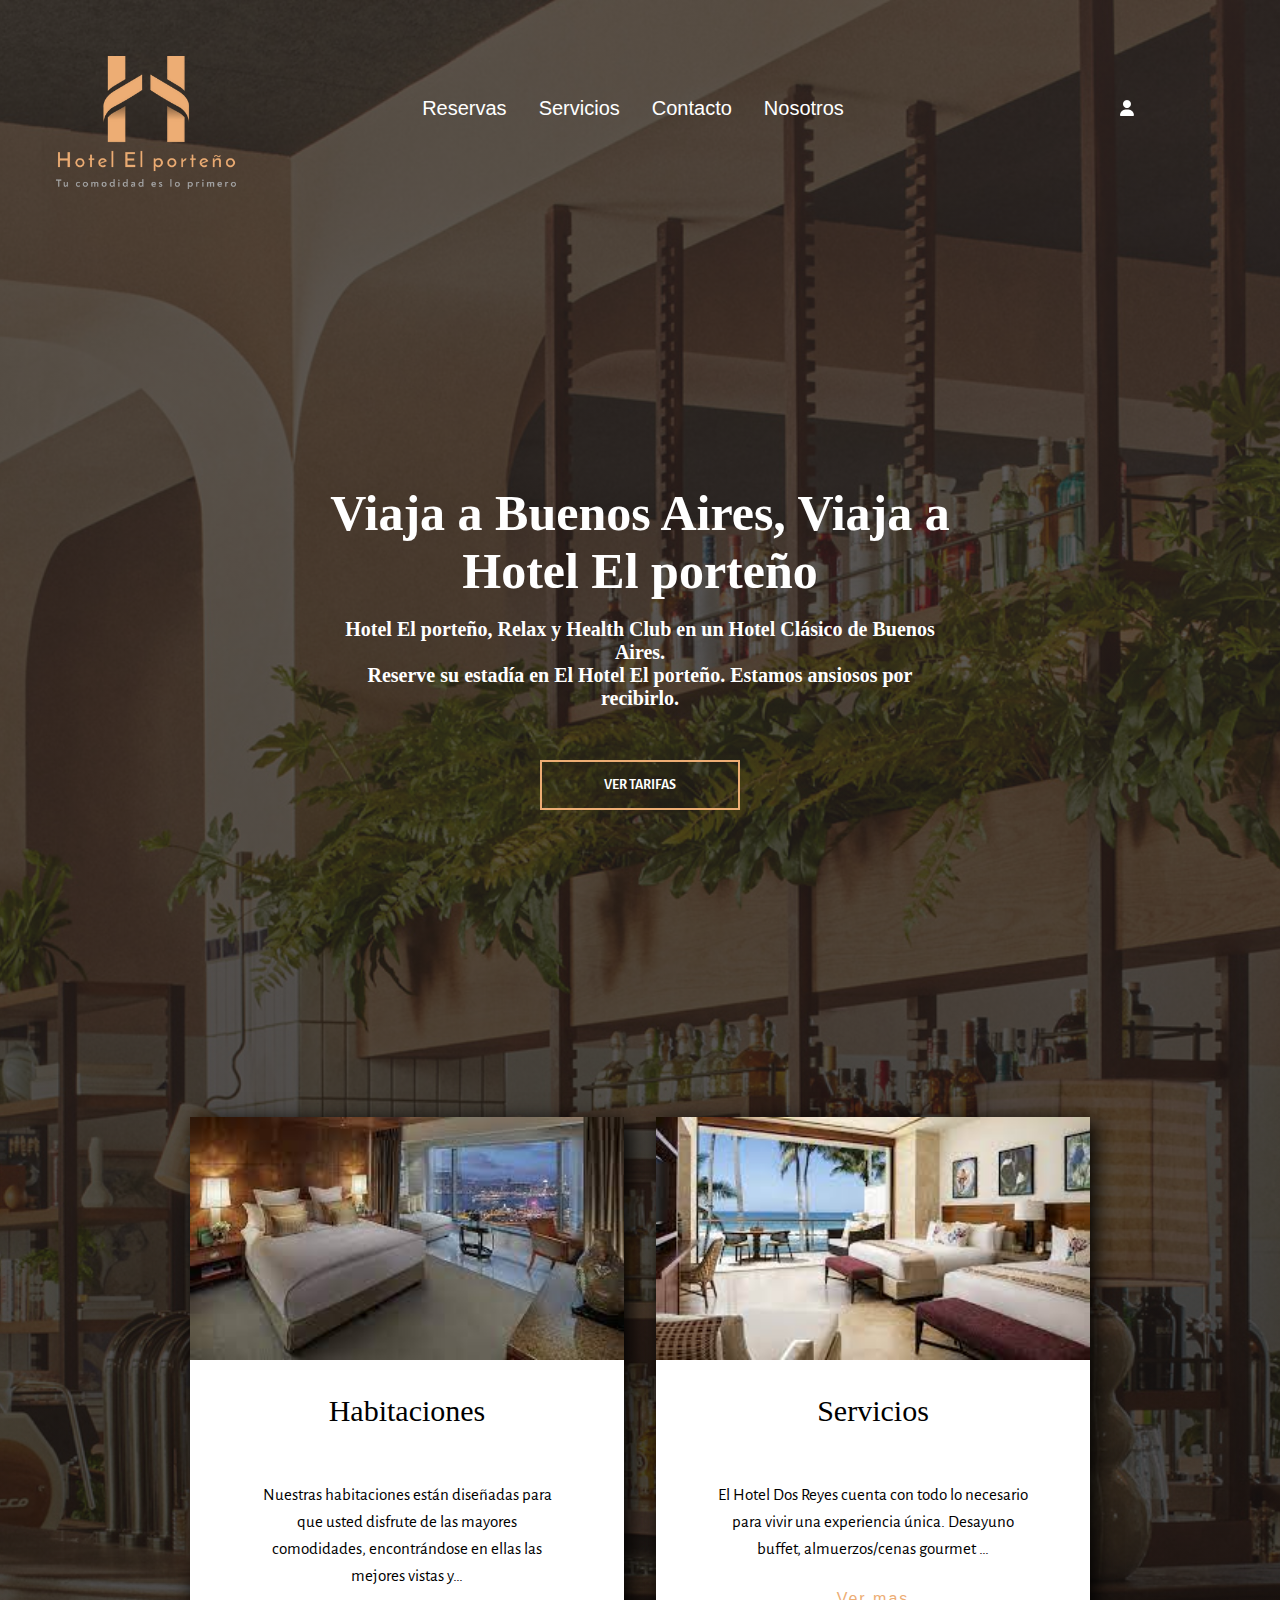
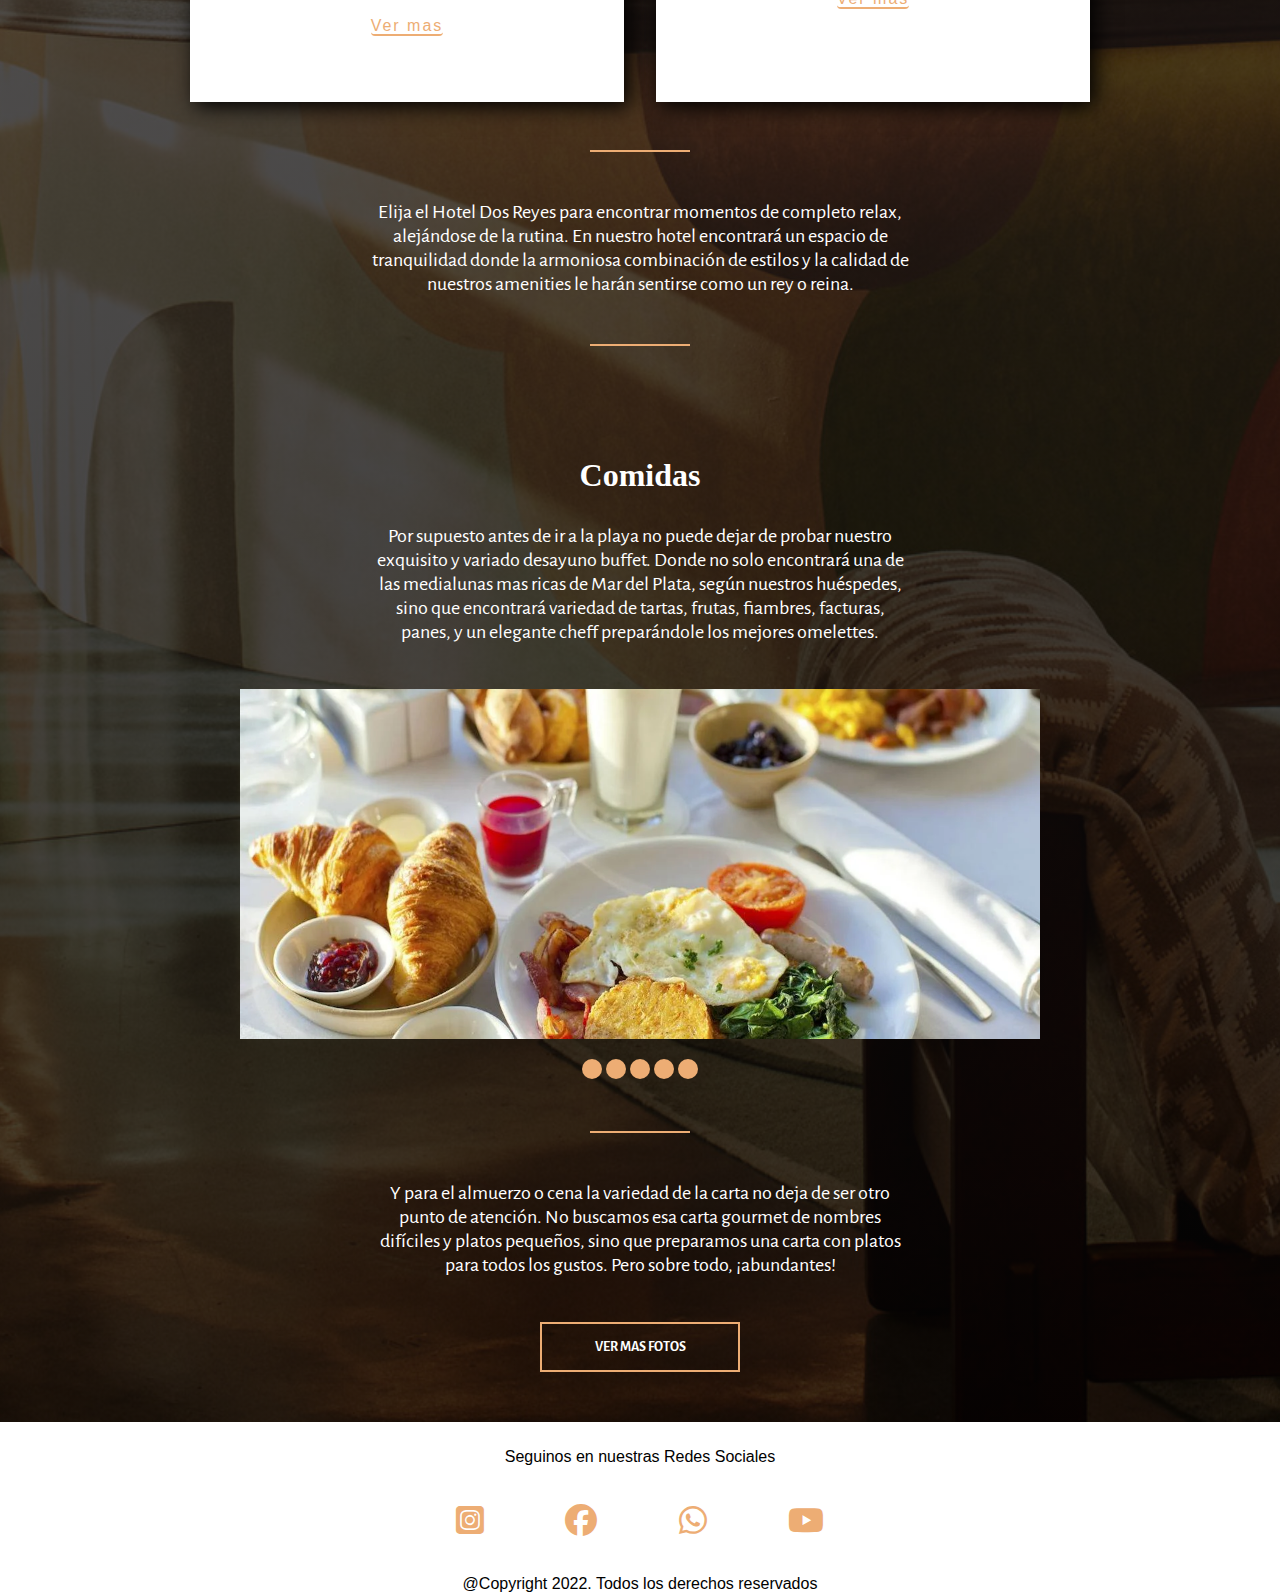
<file: index.html>
<!DOCTYPE html>
<html lang="en">
    
<head>
    <meta charset="UTF-8">
    <meta http-equiv="X-UA-Compatible" content="IE=edge">
    <meta name="viewport" content="width=device-width, initial-scale=1.0">
    <link rel="preconnect" href="https://fonts.googleapis.com">
    <link rel="preconnect" href="https://fonts.gstatic.com" crossorigin>
    <link href="https://fonts.googleapis.com/css2?family=Alegreya+Sans&display=swap" rel="stylesheet">
    <link rel="stylesheet" href="./css/disenioindex.css">
    <link rel="stylesheet" href="./css/mediaquerysindex.css">
    <link rel="stylesheet" href="https://cdnjs.cloudflare.com/ajax/libs/font-awesome/6.2.0/css/all.min.css">
    <link rel="icon" href="./icons/Logo_hotel_porteño.ico">
    
    <title>Document</title>
</head>

<body>
    <div class="banner">
        
            <nav class="navbar">
                <a href="index.html" class="logo"><img src="./icons/Logo_hotel_porteño.png" class="logo" alt="logo de hotel"></a>
                <ul class="menu" id="menu">
                    <li><a href="Reservas.html">Reservas</a></li>
                    <li><a href="servicios.html">Servicios</a></li>
                    <li><a href="contacto.html">Contacto</a></li>
                    <li><a href="nosotros.html">Nosotros</a></li>
                </ul>
                <div class="menu-bar" id="menu-bar">
                    <i class="fa-solid fa-bars"></i>
                </div>
                <div class="user-icon">
                    <i class="fa-solid fa-user"></i>
                </div> 

            </nav>
        

       <main class="hero">
            <div class="info-content">
                <h1 class="contenth1">Viaja a Buenos Aires, Viaja a Hotel El porteño</h1>
                <br>
                <h3 class="contenth3">Hotel El porteño, Relax y Health Club en un Hotel Clásico de Buenos Aires. <br>
                    Reserve su estadía en El Hotel El porteño. Estamos ansiosos por recibirlo.</h3>
                    <div class="contenedor-boton">
                        <button class="btn">
                            <a href="Reservas.html">Ver tarifas</a>
                        </button>
                    </div>
            </div>
            
            
        </main>

        

        <Section class="Contenidopagina">
            <div class="contenedor-imagenes">
                <article class="images-content1">
                    <img src="./icons/imagen_hotel_1.jpg" class="imagen" alt="imagen 1">
                    <div class="texto1">
                        <h2 class="h2imagen">Habitaciones</h2>
                        <br>
                        <p class="parrafo1">Nuestras habitaciones están diseñadas para que usted disfrute de las mayores comodidades, encontrándose en ellas las mejores vistas y…</p>
                        <a href="#" class="boton1">Ver mas</a>
                    </div>
                </article>
                <article class="images-content2">
                    <img src="./icons/imagen_hotel_2.jpg" class="imagen" alt="imagen 2">
                    <div class="texto1">
                        <h2 class="h2imagen">Servicios</h2>
                        <br>
                        <p class="parrafo1">El Hotel Dos Reyes cuenta con todo lo necesario para vivir una experiencia única. Desayuno buffet, almuerzos/cenas gourmet …</p>
                        <a href="Servicios.html" class="boton1">Ver mas</a>
                    </div>
                </article>
            </div>
            <div class="subtexto1">
                <hr class="separador1">
                <div class="contenedor-texto3">
                    <p class="texto3">Elija el Hotel Dos Reyes para encontrar momentos de completo relax, alejándose de la rutina. En nuestro hotel encontrará un espacio de tranquilidad donde la armoniosa combinación de estilos y la calidad de nuestros amenities le harán sentirse como un rey o reina.</p>
                </div>
                <hr class="separador1">
            </div>
        </Section>
            
            <div class="container">
                <h1 class="TituloComidas">Comidas</h1>
                <p class="Textocomidas">Por supuesto antes de ir a la playa no puede dejar de probar nuestro exquisito y variado desayuno buffet. Donde no solo encontrará una de las medialunas mas ricas de Mar del Plata, según nuestros huéspedes, sino que encontrará variedad de tartas, frutas, fiambres, facturas, panes, y un elegante cheff preparándole los mejores omelettes.</p>
                <ul class="slider">
                <li id="slide1">
                    <img src="./images/image.png" alt="Imagen Desayuno"/>
                </li>
                <li id="slide2">
                    <img src="./images/almuerzohotel.jpg" alt="Imagen almuerzo"/>
                </li>
                <li id="slide3">
                    <img src="./images/meriendashotel.jpg" alt="Imagen Merienda">
                </li>
                <li id="slide4">
                    <img src="./images/CarneHotel.png" alt="Imagen Cena">
                </li>
                <li id="slide5">
                    <img src="./images/vinosdelujo.jpg" alt="Imagen Vinos">
                </li>
                
                </ul>
                
                <ul class="menuimg">
                    <li>
                        <a href="#slide1"></a>
                    </li>
                    <li>
                        <a href="#slide2"></a>
                    </li>
                    <li>
                        <a href="#slide3"></a>
                    </li>
                    <li>
                        <a href="#slide4"></a>
                    </li>
                    <li>
                        <a href="#slide5"></a>
                    </li>
                </ul>
                <hr class="separador1">
                <p class="Textocomidas">Y para el almuerzo o cena la variedad de la carta no deja de ser otro punto de atención. No buscamos esa carta gourmet de nombres difíciles y platos pequeños, sino que preparamos una carta con platos para todos los gustos. Pero sobre todo, ¡abundantes!</p>
                <div class="contenedor-boton2">
                    <button class="btn">
                        <a href="./Fotos.html">Ver mas fotos</a>
                    </button>
                </div>
            </div>
            

        <footer>
            <div class="redes">
                <p>Seguinos en nuestras Redes Sociales</p>
                <div class="contenedor-iconos">
                  <ul>
                    <li><a href="#"><i class="fa-brands fa-square-instagram"></i></a></li>
                    <li><a href="#"><i class="fa-brands fa-facebook"></i></a></li>
                    <li><a href="#"><i class="fa-brands fa-whatsapp"></i></a></li>
                    <li><a href="#"><i class="fa-brands fa-youtube"></i></a></li>
                  </ul>
                </div>
                <p>@Copyright 2022. Todos los derechos reservados</p>
              </div>
        </footer>
    

    </div>

    <script src="./jss/scripts.js"></script>
</body>

</html>
</file>
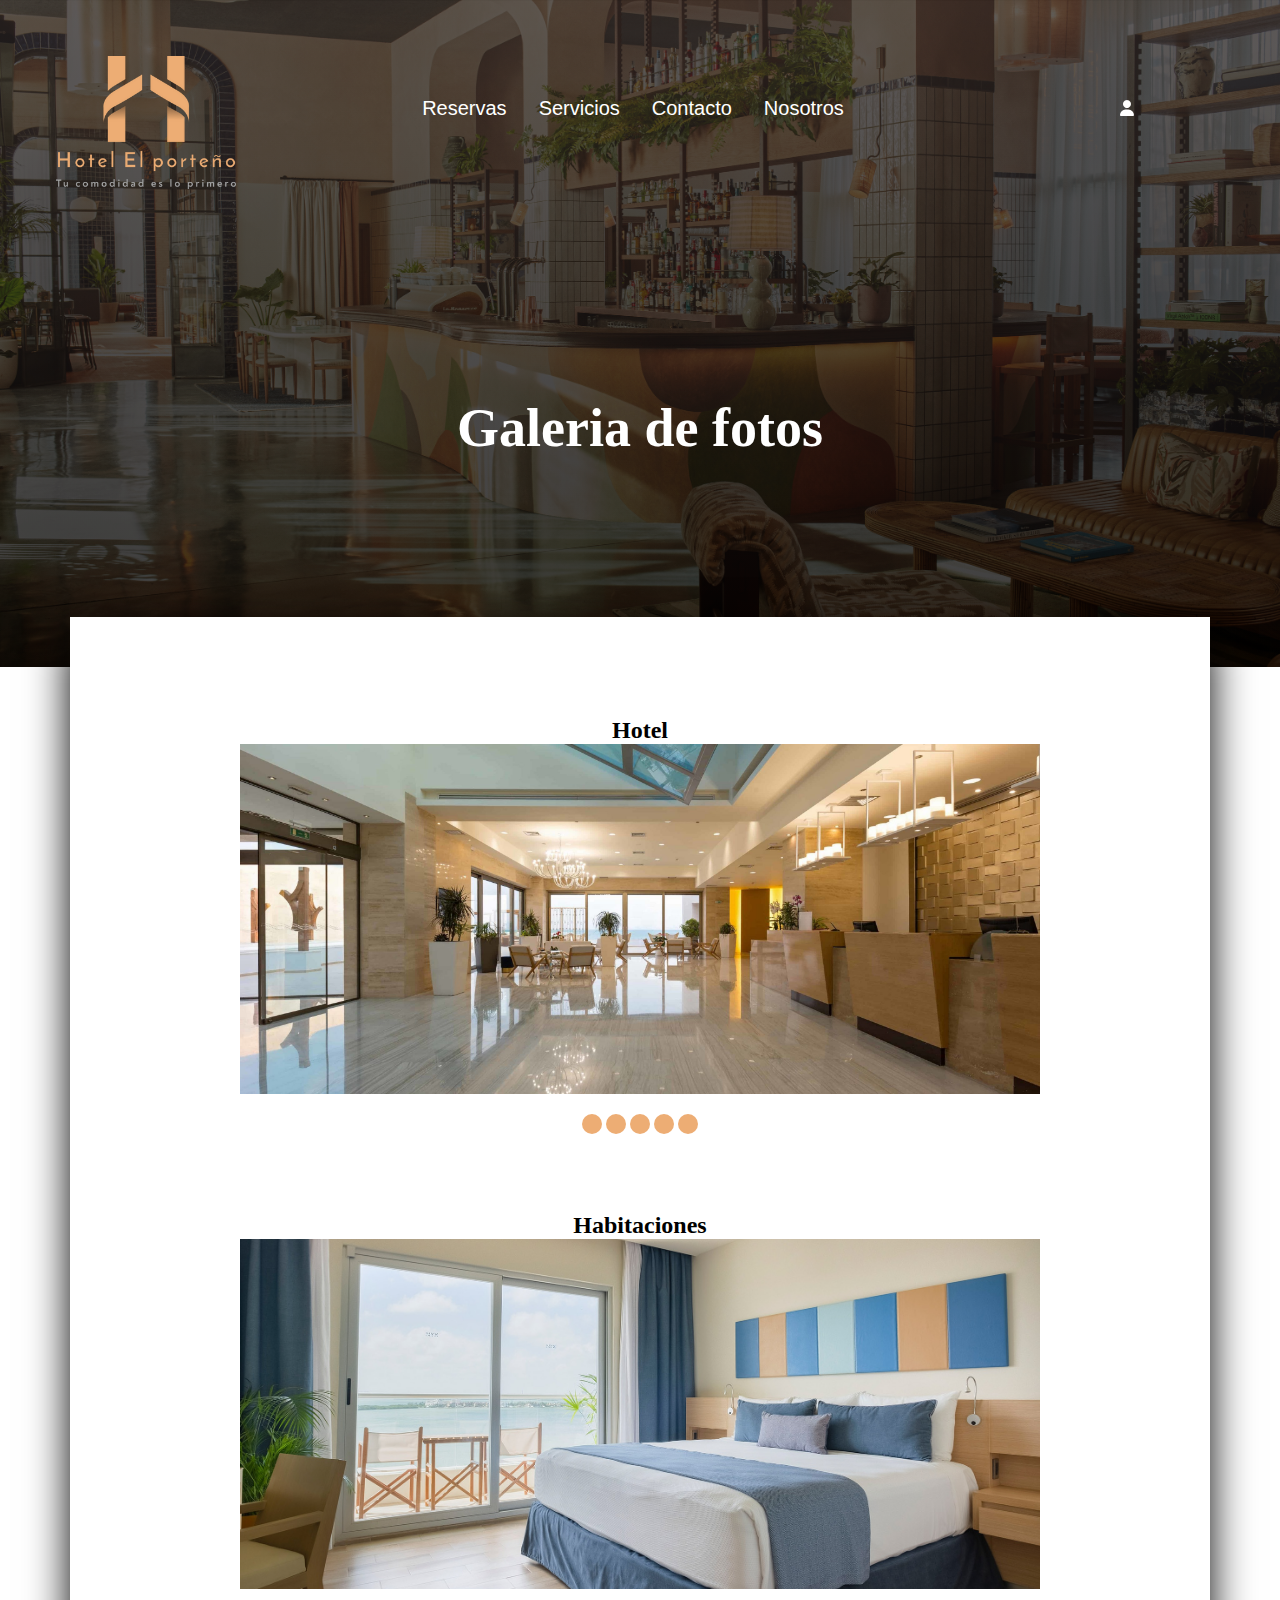
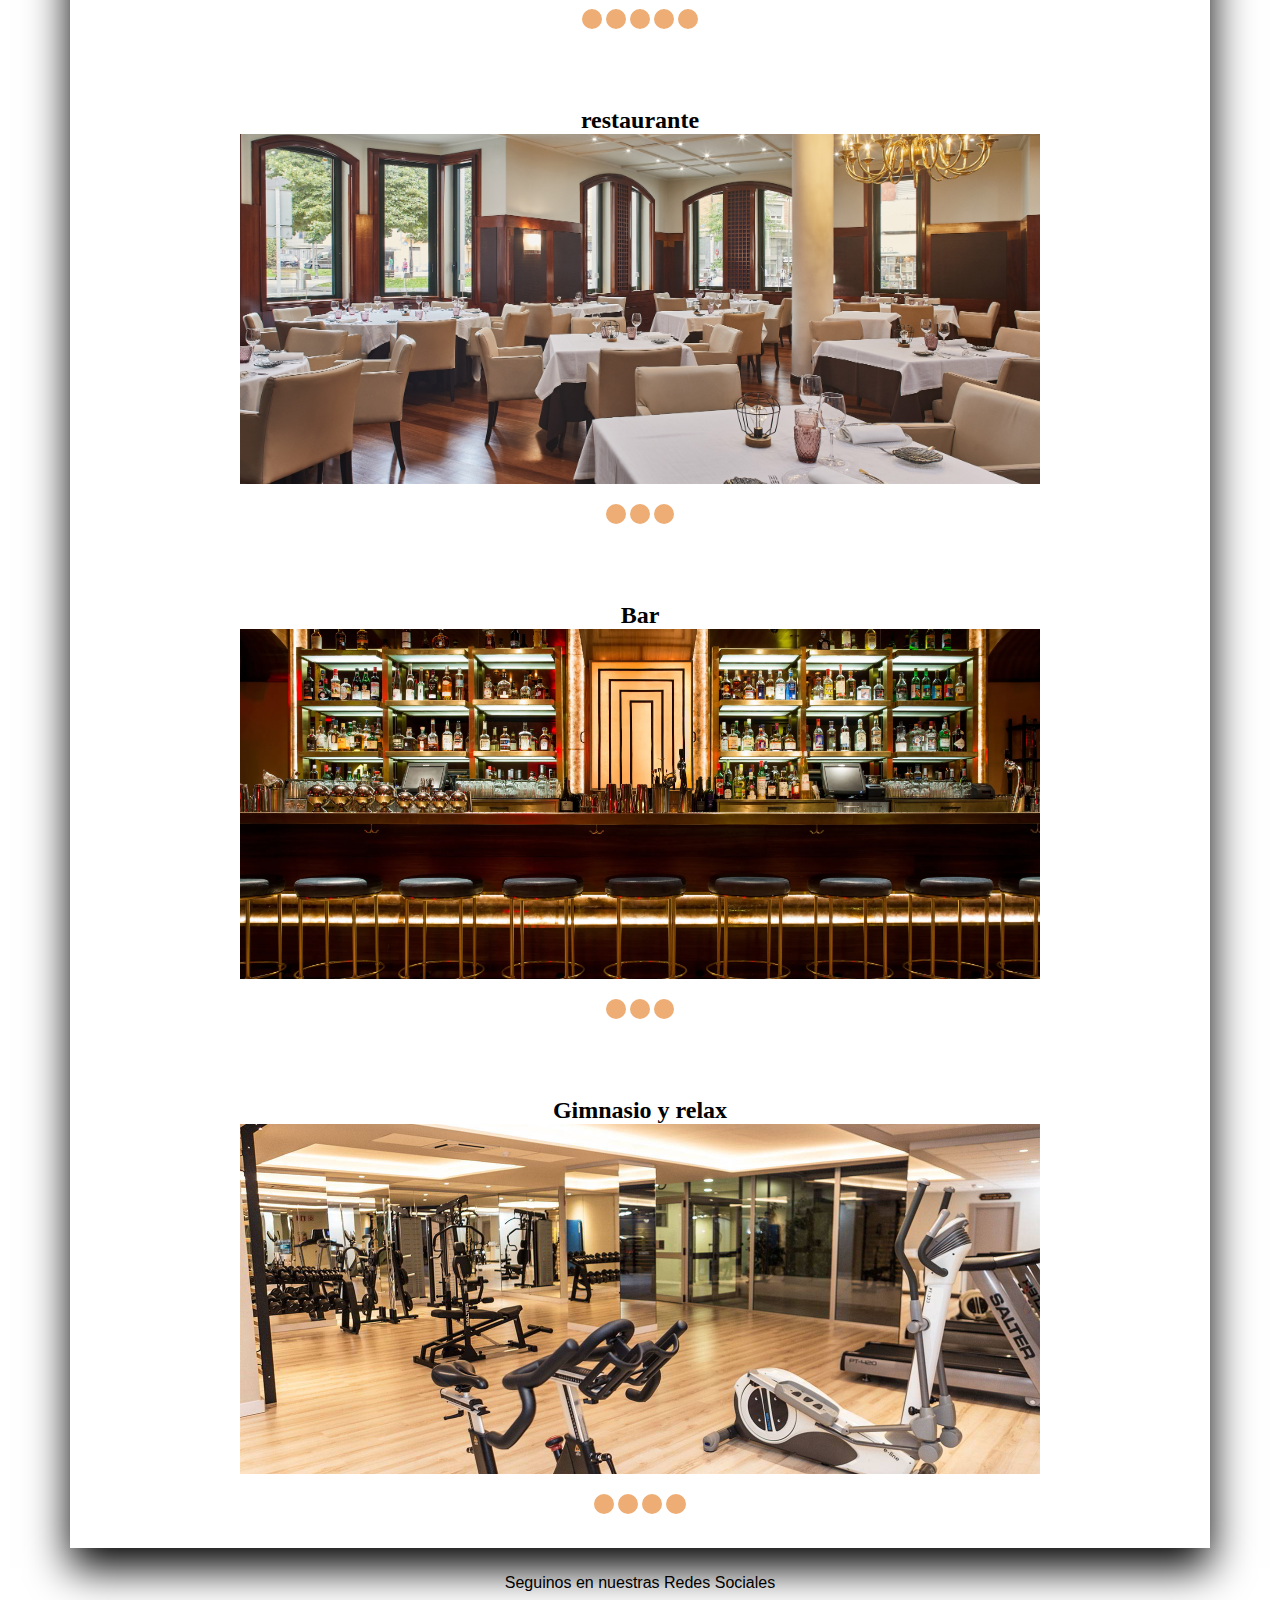
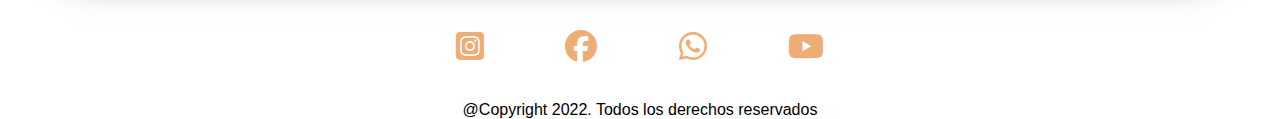
<file: Fotos.html>
<!DOCTYPE html>
<html lang="en">
<head>
    <meta charset="UTF-8">
    <meta http-equiv="X-UA-Compatible" content="IE=edge">
    <link rel="stylesheet" href="https://cdnjs.cloudflare.com/ajax/libs/font-awesome/6.2.0/css/all.min.css">
    <meta name="viewport" content="width=device-width, initial-scale=1.0">
    <link rel="stylesheet" href="./css/PaginaFotos.css">
    <link rel="stylesheet" href="./css/mediaquerysindex.css">
    <title>Fotos</title>
</head>
<body>
    <div class="banner">
        <nav class="navbar">
            <a href="index.html" class="logo"><img src="./icons/Logo_hotel_porteño.png" class="logo" alt="logo de hotel"></a>
            <ul class="menu" id="menu">
                <li><a href="Reservas.html">Reservas</a></li>
                <li><a href="servicios.html">Servicios</a></li>
                <li><a href="contacto.html">Contacto</a></li>
                <li><a href="nosotros.html">Nosotros</a></li>
            </ul>
            <div class="menu-bar" id="menu-bar">
                <i class="fa-solid fa-bars"></i>
            </div>
            <div class="user-icon">
                <i class="fa-solid fa-user"></i>
            </div> 

        </nav>

        <main class="hero">
            <div class="info-content">
                <h1 class="content">Galeria de fotos</h1>
            </div>
        </main>
    </div>
    <div class="contenedorpadre">
        <div class="carrouseles">
    
            <div class="containerfotos">
                <h2>Hotel</h2>
                <ul class="slider">
                    
                <li id="slide1">
                    <img src="./images/instalaciones/hotel foto 1.jpg" alt=""/>
                </li>
                <li id="slide2">
                    <img src="./images/instalaciones/hotel foto 2.jpg" alt=""/>
                </li>
                <li id="slide3">
                    <img src="./images/instalaciones/hotel foto 3.jpg" alt="">
                </li>
                <li id="slide4">
                    <img src="./images/instalaciones/hotel foto 4.jpg" alt="">
                </li>
                <li id="slide5">
                    <img src="./images/instalaciones/foto hotel 2.jpg" alt="">
                </li>

                </ul>

                <ul class="menuimg">
                    <li>
                        <a href="#slide1"></a>
                    </li>
                    <li>
                        <a href="#slide2"></a>
                    </li>
                    <li>
                        <a href="#slide3"></a>
                    </li>
                    <li>
                        <a href="#slide4"></a>
                    </li>
                    <li>
                        <a href="#slide5"></a>
                    </li>
                </ul>

                <br><br><br>
                <h2>Habitaciones</h2>
                <ul class="slider">
                    
                <li id="slide6">
                    <img src="./images/instalaciones/habitacion foto 1.jpg" alt=""/>
                </li>
                <li id="slide7">
                    <img src="./images/instalaciones/habitacion foto 2.jpg" alt=""/>
                </li>
                <li id="slide8">
                    <img src="./images/instalaciones/habitacion foto 3.jpg" alt="">
                </li>
                <li id="slide9">
                    <img src="./images/instalaciones/habitacion foto 4.jpg" alt="">
                </li>
                <li id="slide10">
                    <img src="./images/instalaciones/habitacion foto 5.jpg" alt="">
                </li>

                </ul>

                <ul class="menuimg">
                    <li>
                        <a href="#slide6"></a>
                    </li>
                    <li>
                        <a href="#slide7"></a>
                    </li>
                    <li>
                        <a href="#slide8"></a>
                    </li>
                    <li>
                        <a href="#slide9"></a>
                    </li>
                    <li>
                        <a href="#slide10"></a>
                    </li>
                </ul>

                <br><br><br>
                <h2>restaurante</h2>
                <ul class="slider">
                    
                <li id="slide11">
                    <img src="./images/instalaciones/hotel restaurante.jpg" alt=""/>
                </li>
                <li id="slide12">
                    <img src="./images/instalaciones/restaurante hotel.jpg" alt=""/>
                </li>
                <li id="slide13">
                    <img src="./images/instalaciones/restaurante hotel 2.jpg" alt="">
                </li>


                </ul>

                <ul class="menuimg">
                    <li>
                        <a href="#slide11"></a>
                    </li>
                    <li>
                        <a href="#slide12"></a>
                    </li>
                    <li>
                        <a href="#slide13"></a>
                    </li>
                    
                </ul>
                
                <br><br><br>

                <h2>Bar</h2>
                <ul class="slider">
                    
                <li id="slide16">
                    <img src="./images/instalaciones/bar hotel.jpg" alt=""/>
                </li>
                <li id="slide17">
                    <img src="./images/instalaciones/bar hotel 2.jpg" alt=""/>
                </li>
                <li id="slide18">
                    <img src="./images/instalaciones/bar hotel 3.jpg" alt="">
                </li>
                

                </ul>

                <ul class="menuimg">
                    <li>
                        <a href="#slide16"></a>
                    </li>
                    <li>
                        <a href="#slide17"></a>
                    </li>
                    <li>
                        <a href="#slide18"></a>
                    </li>
                    
                </ul>

                <br><br><br>
                <h2>Gimnasio y relax</h2>
                <ul class="slider">
                    
                
                <li id="slide21">
                    <img src="./images/instalaciones/gimnasio hotel.jpg" alt=""/>
                </li>
                <li id="slide22">
                    <img src="./images/instalaciones/gimnasio hotel 2.jpg" alt="">
                </li>
                <li id="slide23">
                    <img src="./images/instalaciones/sauna hotel.jpg" alt="">
                </li>
                <li id="slide24">
                    <img src="./images/instalaciones/jacuzzi hotel.jpg" alt="">
                </li>

                </ul>

                    <ul class="menuimg">
                    
                    <li>
                        <a href="#slide21"></a>
                    </li>
                    <li>
                        <a href="#slide22"></a>
                    </li>
                    <li>
                        <a href="#slide23"></a>
                    </li>
                    <li>
                        <a href="#slide24"></a>
                    </li>
                </ul>
            </div>
        </div>
    </div>

    <footer>
        <div class="redes">
            <p>Seguinos en nuestras Redes Sociales</p>
            <div class="contenedor-iconos">
              <ul>
                <li><a href="#"><i class="fa-brands fa-square-instagram"></i></a></li>
                <li><a href="#"><i class="fa-brands fa-facebook"></i></a></li>
                <li><a href="#"><i class="fa-brands fa-whatsapp"></i></a></li>
                <li><a href="#"><i class="fa-brands fa-youtube"></i></a></li>
              </ul>
            </div>
            <p>@Copyright 2022. Todos los derechos reservados</p>
          </div>
    </footer>
    <script src="./jss/scripts.js"></script>
</body>
</html>
</file>
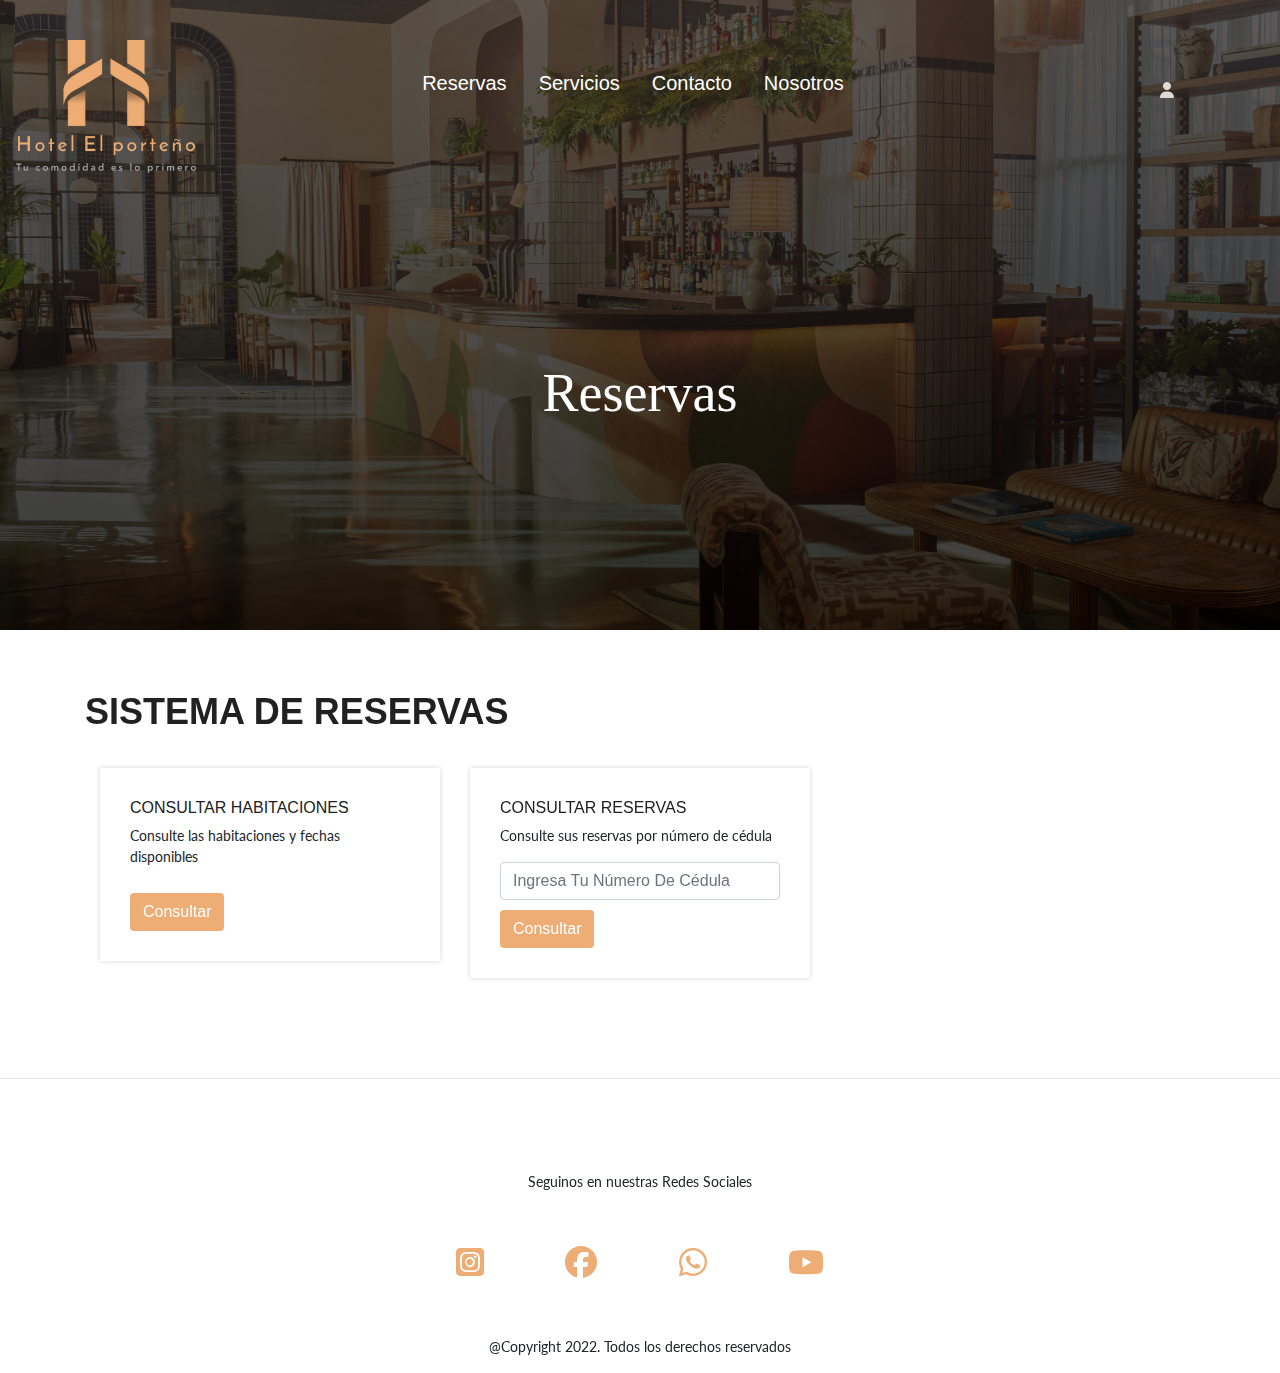
<file: Reservas.html>
<!DOCTYPE html>
<html lang="en">

  <head>
    <meta charset="utf-8" name="viewport" content="width=device-width, initial-scale=1, shrink-to-fit=no">
    <title>Aereolinea</title>
    <link rel="stylesheet" type="text/css" href="css/main.css">
    <link rel="stylesheet" type="text/css" href="css/bootstrap.min.css">
    <link rel="stylesheet" href="https://cdnjs.cloudflare.com/ajax/libs/font-awesome/6.2.0/css/all.min.css">
    <link rel="stylesheet" href="./css/mediaquerysindex.css">
    
  </head>

  <body>
        <div class="banner">
          <nav class="navbar">
              <a href="index.html" class="logo"><img src="./icons/Logo_hotel_porteño.png" class="logo" alt="logo de hotel"></a>
              <ul class="menu" id="menu">
                  <li><a href="Reservas.html">Reservas</a></li>
                  <li><a href="servicios.html">Servicios</a></li>
                  <li><a href="contacto.html">Contacto</a></li>
                  <li><a href="nosotros.html">Nosotros</a></li>
              </ul>
              <div class="menu-bar" id="menu-bar">
                  <i class="fa-solid fa-bars"></i>
              </div>
              <div class="user-icon">
                  <i class="fa-solid fa-user"></i>
              </div> 

          </nav>

          <main class="hero">
              <div class="info-content">
                  <h1 class="content">Reservas</h1>
              </div>
          </main>
        </div>



     <section class="section-padding">
      <div class="container">
        <div class="row">
          <h1 class="section-title">SISTEMA DE RESERVAS</h1>
        </div>
        <div class="row">
          <div id="menu1" class="col-xs-12 col-md-6 col-lg-4">
            <div class="about-item">
              <div class="about-text">
                <h3><a>Consultar Habitaciones</a></h3>
                <p>Consulte las habitaciones y fechas disponibles</p>
                <a class="btn btn-common btn-rm" href="#" onclick="app.mostrarVuelos();">Consultar</a>
              </div>
            </div>
          </div>
          <div id="menu2" class="col-xs-12 col-md-6 col-lg-4">
            <div class="about-item">
              <div class="about-text">
                <h3><a>Consultar Reservas</a></h3>
                <p>Consulte sus reservas por número de cédula</p>
                <input id="docConsulta" class="mb-20 form-control" name="cedula" placeholder="Ingresa tu número de cédula">
                <a class="btn btn-common btn-rm" href="#" onclick="app.consultarReserva();">Consultar</a>
              </div>
            </div>
          </div>
          <div id="campodoc" style="display: none;">
            <form action="javascript:void(0);" method="POST" id="reserva-edit">
              <p id="datosvuelo"></p>
              <input type="text" id="documento" placeholder="Cedula de Ciudadania">
              <input type="submit" value="Reservar" />
            </form>
          </div>
          <div class="row">
            <div class="col-12">
              <table>
                <tbody id="vuelos"></tbody>
              </table>
            </div>
          </div>
        </div>
        <br>
        <a id="btnback" style="display: none;" href="#" class="btn btn-common btn-rm" onclick="app.Volver();">Volver</a>
      </div>
    </section>
    <hr class="separador">
    <footer>
      <div class="redes">
          <p>Seguinos en nuestras Redes Sociales</p>
          <div class="contenedor-iconos">
            <ul>
              <li><a href="#"><i class="fa-brands fa-square-instagram"></i></a></li>
              <li><a href="#"><i class="fa-brands fa-facebook"></i></a></li>
              <li><a href="#"><i class="fa-brands fa-whatsapp"></i></a></li>
              <li><a href="#"><i class="fa-brands fa-youtube"></i></a></li>
            </ul>
          </div>
          <p>@Copyright 2022. Todos los derechos reservados</p>
        </div>
  </footer>


  <script src="./jss/Reservas.js"></script>
  <script src="./jss/scripts.js"></script>



  </body>
</html>
</file>
<file: css/disenioindex.css>
* {
    margin: 0;
    padding: 0;
    box-sizing: border-box;
    
}

body {
    font-family: sans-serif;
    
}

img{
    max-width: 100%;
}


.banner{
    background: linear-gradient(rgba(43, 38, 38, 0.75),rgba(0,0,0,0.75)),url(../icons/hotel.png);
    background-size: cover;
    background-position: center;
    height: 100%;
    max-width: 100%;
    overflow: hidden;
}


.navbar {
    top: 0;
    left: 0;
    display: flex;
    align-items: center;
    justify-content: space-between;
    padding: 1.5rem 3.5rem;
        
    
    
}

.navbar .logo {
    max-width: 20vh;
    max-height: 20vh;
    padding-top: 1em;
    
    
}

.navbar ul {
    display: flex;
    gap: 2rem;


    
    
}

.navbar ul li{
    position: relative;
}

.navbar ul li a{
    text-decoration: none;
    color: #fff;
    cursor: pointer;
    font-size: 20px;


    
}




.navbar ul li::before {
    content: "";
    height: 3px;
    width: 0%;
    background-color: #009688;
    position: absolute;
    left: 0;
    bottom: -12px;
    transition: 0.5s ease-out;
    
}

.navbar ul li:hover::before {
    width: 100%;
}




.navbar .menu-bar{
    display: none;
}

.navbar .user-icon{
    margin-left: 10vh;
    margin-right: 10vh;
    cursor: pointer;
    filter: invert(1);
}



/* SECTION MAIN  */

.hero {
    height: 100vh;
    display: grid;
    grid-template-columns: repeat(4,1fr);
    grid-template-rows: repeat(3,1fr);
    text-align: center;
    box-sizing: border-box;
    grid-gap: 2em;
}

/* Contenedor de texto/boton */

.hero .info-content {
    grid-column: 2 / 4;
    grid-row: 2 / 3;
    color: #fff;
    font-family: 'ubuntu' ;
    
}

/* Texto h1 */

.contenth1{
    font-size: 50px;
}

/* parrafo */

.contenth3{
    font-size: 20px;
    font-family: 'Monserrat';
}

/* Boton consultar tarifas */

.info-content .contenedor-boton {
    padding-top: 50px;

}

.contenedorboton{
    padding-top: 30px;
}

.btn {
    background-color: transparent;
    position: relative;
    height: 50px;
    width: 200px;
    text-transform: uppercase;
    color: #fff;
    font-size: 14px;
    overflow: hidden;
    transition: all 500ms ease;
    border: 2px solid #EDAD74;
    margin-bottom: 40px;
    z-index: 0;
    font-weight: 700;
    font-family: 'Alegreya Sans', sans-serif;
    cursor: pointer;
    
    
}

 
 .btn:hover{
    background-color: #EDAD74;
    box-shadow: 0 0 10px #EDAD74, 0 0 20px #EDAD74, 0 0 20px #EDAD74;
    color: #434343;
}



/* Article  */

.Contenidopagina{
    min-height: 100vh;
}

.Contenidopagina .contenedor-imagenes{
    margin: 0 auto;
    display: flex;
    gap: 0 2em;
    height: 65vh;
    width: 100vh;
    text-align: center;
    justify-content: center;
}

.Contenidopagina .contenedor-imagenes .images-content1 {
    background-color: #fff;
    box-shadow: 5px 5px 20px;
    width: 100vh;
}

.Contenidopagina .contenedor-imagenes .images-content2 {
    background-color: #fff;
    box-shadow: 5px 5px 20px;
    width: 100vh;
}

.imagen {
    width: 100%;
}

.Contenidopagina .texto1 {
    padding: 30px 60px 0 60px;
}

.texto1 .h2imagen{
    font-family: 'Lora', serif;
    font-weight: 400;
    font-size: 30px;
    margin-bottom: 15px;
    
    
}

.Contenidopagina .texto1 .parrafo1 {
    font-family: 'Alegreya Sans', sans-serif;
    margin: 20px 0px 28px;
    font-size: 17px;
    line-height: 3vh;
}

.Contenidopagina .boton1 {
    margin-top: 20px;
    text-decoration: none;
    border-radius: 4px;
    letter-spacing: 2px;
    border-bottom: 2px solid #EDAD74;

    background-color: #fff;
    color: #EDAD74;
    cursor: pointer;
    

}

.Contenidopagina .contenedor-imagenes .images-content .imagen {
    width: 100%;
}


.subtexto1 {
    min-height: 10vh;
}

.separador1{
    border: none;
    border-top: 1px solid;
    border-bottom: 1px solid currentColor;
    color: #EDAD74;
    margin: 3em auto;
    max-width: 100px;
}

.contenedor-texto3{
    width: 90vh;
    margin: auto;
    justify-content: center;
    line-height: -1px;
}

.contenedor-texto3 .texto3 {
    text-align: center;
    color: #fff;
    font-size: 20px;
    font-family: 'Alegreya Sans', sans-serif;
    padding-left: 15vh;
    padding-right: 15vh;
}



/* Carousel */



  .container{
    margin: auto;
    width: 800px;
    padding-top: 10px;
    padding-bottom: 10px;
    justify-content: center;
    min-height: 100vh;
    font-family: 'ubuntu';
  }
  
.container .TituloComidas {
    text-align: center;
    color: #fff;
    margin: 30px;
}
.container .Textocomidas{
    text-align: center;
    color: #fff;
    font-size: 20px;
    font-family: 'Alegreya Sans', sans-serif;
    padding-left: 15vh;
    padding-right: 15vh;
    margin-bottom: 5vh;
}
  ul, li {
      padding: 0;
      margin: 0;
      list-style: none;
  }
  
  ul.slider{
    position: relative;
    width: 800px;
    height: 300px;
  }
  
  ul.slider li {
      position: absolute;
      left: 0px;
      top: 0px;
      opacity: 0;
      width: inherit;
      height: inherit;
      transition: opacity .5s;
  }
  
  ul.slider li img{
    width: 100%;
    height: 350px;
    object-fit: cover;
  }
  
  ul.slider li:first-child {
      opacity: 1; 
  }
  
  ul.slider li:target {
      opacity: 1; 
  }
  
  .menuimg{
    text-align: center;
    margin: 20px;
    padding-top: 50px;
  }
  
  .menuimg li{
    display: inline-block;
    text-align: center;
  }
  
  .menuimg li a{
    display: inline-block;
    text-decoration: none;
    background-color: #EDAD74;
    width: 20px;
    height: 20px;
    border-radius: 100%;
  }

  .contenedor-boton2 {
    
    display: flex;
    justify-content: center;
}

.contenedor-boton2 .boton2 {
    border: none;
    background-color: #c9905e;
    color: #fff;
    height: 5vh;
    width: 100%;
    cursor: pointer;
    font-family: 'Alegreya Sans', sans-serif;
    font-size: 14px;
    padding: 19px 30px 33px;
    
    
    

}

.contenedor-boton2 a {
    color: #fff;
    text-decoration: none;
}

.contenedor-boton a {
    color: #fff;
    text-decoration: none;
}

/* FOOTER */   



footer{
    
    background-color: #fff;
    margin-top: auto;
    
}
  .redes{
    padding-top: 2%;
    text-align: center;
  }
  .contenedor-iconos ul li{
    display: inline-block;
    margin: 3%;
  }
  .contenedor-iconos ul li a i{
    color: #EDAD74;
    font-size:xx-large;
  }
</file>
<file: css/mediaquerysindex.css>
@media only screen and (max-width: 900px) {

    

    .Contenidopagina .contenedor-imagenes {
        
        width: 90vh;
        
        
    }

}

@media only screen and (max-width: 790px){
    .Contenidopagina .contenedor-imagenes {
        width: 80vh;

    }
}

@media only screen and (max-width: 700px){
    .Contenidopagina .contenedor-imagenes {
        width: 70vh;

    }
}

@media only screen and (max-width: 620px){
    .Contenidopagina .contenedor-imagenes {
        width: 40vh;

    }
}




@media only screen and (max-width: 800px) {

    

    .navbar{
        position: relative;
        
    }

    .navbar ul li{
        width: 11%;
    }

    .navbar .user-icon {
        display: none;
    }


    .navbar .menu-bar {
        display: block;
        grid-column: 8 / 9;
        font-size: 2em;
        cursor: pointer;
        filter: invert(1);
        
    }

    .navbar .menu {
        position: absolute;
        width: 100%;
        display: grid;
        align-items: center;
        margin-top: 20em;
        transform: translateX(170%);
        transition: all 1s;
        padding-top: 40px;
        gap: 3em;


    }

    .navbar ul li{
        width: 13%;
    }


    .navbar .menu-toggle {
        transform: translateX(75%);
    }

    .Contenidopagina {
        
        margin: 0 20px 0 20px;

    }
    .Contenidopagina .contenedor-imagenes {
        max-width: 100%;
        
    }

    .subtexto1 .contenedor-texto3{
        max-width: 100%;
        
        
    }

    .subtexto1 .contenedor-texto3 .texto3{
        text-align: center;
        
        
    }

    .contenth1 {
        font-size: 40px;
    }

    .contenth3 {
        font-size: 15px;
    }
    
    .container{
        max-width: 100%;
        max-height: 300vh;
        
    }

    .container .slider {
        
        width: 100%;

    }

    .info-content{
        margin-top: -130px;
    }

    

    
}

@media only screen and (max-width:500px){

    

    .contenth1{
        font-size: 30px;
        width: 25vh;
    }
    .contenth3{
        font-size: 15px;
        width: 25vh;
    }

    .navbar .menu {
        position: absolute;
        display: flex;
        transform: translateX(170%);
        transition: all 1s;
        margin: 0;
        margin-top: 30vh;
        gap: 0;
        

    }
    
    .navbar .menu-toggle {
        transform: translateX(-4%);
    }

    .navbar ul li{
        width: 19%;
        margin: 0 5px
    }

    

    .Contenidopagina .contenedor-imagenes{
        display: flex;
        flex-direction: column;
        gap: 2em;
        height: 50vh;    
        align-items: center;
        margin-top: -200px;
    }

    .Contenidopagina .contenedor-imagenes .images-content1 {
        width: 30vh;
        height: 20vh;
    }

    .Contenidopagina .contenedor-imagenes .images-content2 {
        width: 30vh;
        height: 20vh;
        
    }


    .Contenidopagina .texto1 .parrafo1{
        display: none;
    }

    .imagen {
        display: none;
    }
        
    

    

    
        
}

    



@media only screen and (max-width:1000px) {

    


    .containerfotos{
        margin: 20vh;
        padding-right: 20vh;
        width: 90vh;
    }

    

    
}

@media only screen and (max-width:800px) {

    .containerfotos{
        margin: 20vh;
        padding-right: 30vh;
        width: 80vh;
    }
}

@media only screen and (max-width:660px) {

    .containerfotos{
        margin: 20vh;
        padding-right: 50vh;
        width: 90vh;
    }
}

@media only screen and (max-width:540px) {
    .containerfotos{
        padding-right: 60vh;
        margin: 15vh;
        

        
    }
}

@media only screen and (max-width:420px) {
    .containerfotos{
        padding-right: 70;
        margin: 10vh;
        
    }
}
</file>
<file: css/PaginaFotos.css>
* {
    margin: 0;
    padding: 0;
    box-sizing: border-box;
    
}

body{
    font-family: sans-serif;
}

img {
    max-width: 100%;
}

.banner{
    background: linear-gradient(rgba(43, 38, 38, 0.75),rgba(0,0,0,0.75)),url(../icons/hotel.png);
    background-size: cover;
    background-position: center;
    height: 100%;
    max-width: 100%;
    overflow: hidden;
}

.navbar {
    top: 0;
    left: 0;
    display: flex;
    align-items: center;
    justify-content: space-between;
    padding: 1.5rem 3.5rem;
        
    
    
}

.navbar .logo {
    max-width: 20vh;
    max-height: 20vh;
    padding-top: 1em;
    
    
}

.navbar ul {
    display: flex;
    gap: 2rem;


    
    
}

.navbar ul li{
    position: relative;
}

.navbar ul li a{
    text-decoration: none;
    color: #fff;
    cursor: pointer;
    font-size: 20px;


    
}




.navbar ul li::before {
    content: "";
    height: 3px;
    width: 0%;
    background-color: #009688;
    position: absolute;
    left: 0;
    bottom: -12px;
    transition: 0.5s ease-out;
    
}

.navbar ul li:hover::before {
    width: 100%;
}




.navbar .menu-bar{
    display: none;
}

.navbar .user-icon{
    margin-left: 10vh;
    margin-right: 10vh;
    cursor: pointer;
    filter: invert(1);
}

.hero .info-content{
    height: 50vh;
    padding-top: 20vh;
    display: flex;
    justify-content: center;
    color: #fff;
}

.hero .info-content .content{
    font-size: 6vh;
    font-family: 'alegreya sans', serif;
}

.contenedorpadre .carrouseles {
    background-color: #fff;
    width: 1140px;
    min-height: 100vh;
    
    display: flex;
    z-index: 1;
    position: relative;
    clear: both;
    margin: 0 auto;
    margin-top: -50px;
    box-shadow: 0 20px 40px;
    

}
 

/* carrouseles */

h2{
    text-align: center;
}


.containerfotos{
    margin: auto;
    width: 800px;
    padding-top: 10px;
    padding-bottom: 10px;
    min-height: 100vh;
    font-family: 'ubuntu';
    margin-top: 10vh;
    justify-content: center;
    
  }

  ul, li {
    padding: 0;
    margin: 0;
    list-style: none;
}

ul.slider{
  position: relative;
  width: 100%;
  height: 300px;
  
}

ul.slider li {
    position: absolute;
    left: 0px;
    top: 0px;
    opacity: 0;
    width: inherit;
    height: inherit;
    transition: opacity .5s;
}

ul.slider li img{
  width: 100%;
  height: 350px;
  object-fit: cover;
}

ul.slider li:first-child {
    opacity: 1; 
}

ul.slider li:target {
    opacity: 1; 
}

.menuimg{
  text-align: center;
  margin: 20px;
  padding-top: 50px;
}

.menuimg li{
  display: inline-block;
  
}

.menuimg li a{
  display: inline-block;
  text-decoration: none;
  background-color: #EDAD74;
  width: 20px;
  height: 20px;
  border-radius: 100%;
}

footer{
    
    background-color: #fff;
    margin-top: auto;
    
}
  .redes{
    padding-top: 2%;
    text-align: center;
  }
  .contenedor-iconos ul li{
    display: inline-block;
    margin: 3%;
  }
  .contenedor-iconos ul li a i{
    color: #EDAD74;
    font-size:xx-large;
  }
</file>
<file: css/main.css>
@import url("https://fonts.googleapis.com/css?family=Lato:400|Josefin+Sans:700");


* {
  margin: 0;
  padding: 0;
  box-sizing: border-box;
  
}

body{
  font-family: sans-serif;
}

img {
  max-width: 100%;
}

.banner{
  background: linear-gradient(rgba(43, 38, 38, 0.75),rgba(0,0,0,0.75)),url(../icons/hotel.png);
  background-size: cover;
  background-position: center;
  height: 70vh;
  max-width: 100%;
  overflow: hidden;
}

.navbar {
  top: 0;
  left: 0;
  display: flex;
  align-items: center;
  justify-content: space-between;
  padding: 1.5rem 3.5rem;
      
  
  
}

.navbar .logo {
  max-width: 20vh;
  max-height: 20vh;
  padding-top: 1em;
  
  
}

.navbar ul {
  display: flex;
  gap: 2rem;


  
  
}

.navbar ul li{
  position: relative;
}

.navbar ul li a{
  text-decoration: none;
  color: #fff;
  cursor: pointer;
  font-size: 20px;


  
}




.navbar ul li::before {
  content: "";
  height: 3px;
  width: 0%;
  background-color: #009688;
  position: absolute;
  left: 0;
  bottom: -12px;
  transition: 0.5s ease-out;
  
}

.navbar ul li:hover::before {
  width: 100%;
}




.navbar .menu-bar{
  display: none;
}

.navbar .user-icon{
  margin-left: 10vh;
  margin-right: 10vh;
  cursor: pointer;
  filter: invert(1);
}

.hero .info-content{
  height: 50vh;
  padding-top: 20vh;
  display: flex;
  justify-content: center;
  color: #fff;
}

.hero .info-content .content{
  font-size: 6vh;
  font-family: 'alegreya sans', serif;
}








html {
  overflow-x: hidden;
}

body {
  background: #fff;
  font-size: 15px;
  font-weight: 400;
  font-family: 'Lato', sans-serif;
  -webkit-box-sizing: border-box;
  -moz-box-sizing: border-box;
  box-sizing: border-box;
  -webkit-font-smoothing: subpixel-antialiased;
  color: #212121;
  line-height: 25px;
  -webkit-backface-visibility: hidden;
  backface-visibility: hidden;
  overflow-x: hidden;
}

h1 {
  font-size: 36px;
  font-weight: 700;
  font-family: 'Josefin Sans', sans-serif;
}

h2, h3 {
  font-size: 24px;
  font-weight: 350;
  font-family: 'Josefin Sans', sans-serif;
}

h4 {
  font-size: 24px;
  font-weight: 350;
  font-weight: bold;
}

tbody {
  font-size: 20px;
  font-weight: 350;
}

a {
  -webkit-transition: all 0.2s linear;
  -moz-transition: all 0.2s linear;
  -o-transition: all 0.2s linear;
  transition: all 0.2s linear;
}

a:hover {
  text-decoration: none;
}

a a:focus {
  outline: none;
}

p {
  font-weight: 400;
  font-family: 'Lato', sans-serif;
  margin: 0px;
  font-size: 14px;
}

ul, ol {
  list-style: outside none none;
  margin: 0;
  padding: 0;
}

ul li, ol li {
  list-style: none;
}

.hero-heading {
  font-size: 40px;
  font-weight: 700;
  color: #fff;
  text-transform: capitalize;
  line-height: 70px;
  letter-spacing: 0.1rem;
}

.hero-sub-heading {
  font-size: 20px;
  font-weight: 400;
  color: #e6e6e6;
  line-height: 45px;
  letter-spacing: 0.1rem;
}

.section-titile-bg {
  display: inline;
  font-size: 115px;
  font-weight: 700;
  height: 100%;
  left: -173px;
  opacity: 0.1;
  position: absolute;
  top: -14px;
  width: 100%;
  text-align: center;
}

.section-title-header p {
  text: center;
  font-weight: 400;
  line-height: 26px;
  padding-bottom: 36px;
}

.section-title {
  font-size: 36px;
  color: #212121;
  padding-bottom: 20px;
  font-weight: 700;
  text-align: center;
  text-transform: uppercase;
  position: relative;
  margin-bottom: 15px;
}

.section-subcontent {
  font-size: 16px;
  text: center;
  font-weight: 400;
  line-height: 26px;
  padding-bottom: 36px;
}

.section-sub {
  text-transform: uppercase;
  font-size: 24px;
  line-height: 52px;
  padding-bottom: 15px;
  margin-bottom: 30px;
  position: relative;
}

.section-sub:before {
  position: absolute;
  content: '';
  height: 1px;
  width: 45px;
  left: 50%;
  bottom: 10px;
  -webkit-transform: translateX(-50%);
  transform: translateX(-50%);
  background-color: #E91E63;
}

.subtitle {
  font-size: 15px;
  margin-top: 20px;
  font-weight: 500;
  margin-bottom: 10px;
}

.inner-title {
  font-size: 24px;
  font-weight: 700;
  text-tranform: capitalize;
}

.page-tagline {
  font-size: 24px;
  font-weight: 400;
  color: #ddd;
}

.page-title {
  font-size: 62px;
  font-weight: 700;
  color: #fff;
}

.btn {
  font-size: 14px;
  padding: 12px 20px;
  border-radius: 4px;
  cursor: pointer;
  font-weight: 400;
  color: #fff;
  text-transform: uppercase;
  -webkit-transition: all 0.2s linear;
  -moz-transition: all 0.2s linear;
  -o-transition: all 0.2s linear;
  transition: all 0.2s linear;
  display: inline-block;
}

.btn i {
  margin-right: 5px;
}

.btn:focus,
.btn:active {
  box-shadow: none;
  outline: none;
  color: #fff;
}

.btn-common {
  background-color: #EDAD74;
  position: relative;
  z-index: 1;
}

.btn-common:hover {
  color: #fff;
  background: #EDAD74;
  box-shadow: 0 6px 22px rgba(0, 0, 0, 0.1);
  transition: all .2s ease-in-out;
  -moz-transition: all .2s ease-in-out;
  -webkit-transition: all .2s ease-in-out;
}

.btn-border {
  color: #fff;
  background-color: transparent;
  border: 1px solid #fff;
}

.btn-border:hover {
  color: #fff;
  background-color: rgba(255, 255, 255, 0.2);
}

.btn-lg {
  padding: 12px 34px;
  text-transform: uppercase;
  font-size: 14px;
}

.btn-rm {
  padding: 7px 10px;
  text-transform: capitalize;
}

.col-md-12{
  -webkit-box-flex:0;
  -ms-flex:0 0 100%;
  flex:0 0 100%;
  max-width:100%
}

button:focus {
  outline: none !important;
}

.icon-close, .icon-check {
  color: #EDAD74;
}

.bg-drack {
  background: #f1f1f1;
}

.bg-white {
  background: #fff;
}

.mb-30 {
  margin-bottom: 30px;
}

.mt-30 {
  margin-top: 30px;
}

/* ScrollToTop */
a.back-to-top {
  display: none;
  position: fixed;
  bottom: 18px;
  right: 15px;
  text-decoration: none;
}

a.back-to-top i {
  display: block;
  font-size: 22px;
  width: 40px;
  height: 40px;
  line-height: 40px;
  color: #fff;
  background: #EDAD74;
  border-radius: 0px;
  text-align: center;
  transition: all 0.2s ease-in-out;
  -moz-transition: all 0.2s ease-in-out;
  -webkit-transition: all 0.2s ease-in-out;
  -o-transition: all 0.2s ease-in-out;
  box-shadow: 0 0 4px rgba(0, 0, 0, 0.14), 0 4px 8px rgba(0, 0, 0, 0.28);
}

a.back-to-top:hover, a.back-to-top:focus {
  text-decoration: none;
}

#preloader {
  position: fixed;
  background: #fff;
  top: 0;
  left: 0;
  width: 100%;
  height: 100%;
  z-index: 9999999999;
}

.sk-circle {
  margin: 0px auto;
  width: 40px;
  height: 40px;
  top: 45%;
  position: relative;
}

.sk-circle .sk-child {
  width: 100%;
  height: 100%;
  position: absolute;
  left: 0;
  top: 0;
}

.sk-circle .sk-child:before {
  content: '';
  display: block;
  margin: 0 auto;
  width: 15%;
  height: 15%;
  background-color: #EDAD74;
  border-radius: 100%;
  -webkit-animation: sk-circleBounceDelay 1.2s infinite ease-in-out both;
  animation: sk-circleBounceDelay 1.2s infinite ease-in-out both;
}

.sk-circle .sk-circle2 {
  -webkit-transform: rotate(30deg);
  -ms-transform: rotate(30deg);
  transform: rotate(30deg);
}

.sk-circle .sk-circle3 {
  -webkit-transform: rotate(60deg);
  -ms-transform: rotate(60deg);
  transform: rotate(60deg);
}

.sk-circle .sk-circle4 {
  -webkit-transform: rotate(90deg);
  -ms-transform: rotate(90deg);
  transform: rotate(90deg);
}

.sk-circle .sk-circle5 {
  -webkit-transform: rotate(120deg);
  -ms-transform: rotate(120deg);
  transform: rotate(120deg);
}

.sk-circle .sk-circle6 {
  -webkit-transform: rotate(150deg);
  -ms-transform: rotate(150deg);
  transform: rotate(150deg);
}

.sk-circle .sk-circle7 {
  -webkit-transform: rotate(180deg);
  -ms-transform: rotate(180deg);
  transform: rotate(180deg);
}

.sk-circle .sk-circle8 {
  -webkit-transform: rotate(210deg);
  -ms-transform: rotate(210deg);
  transform: rotate(210deg);
}

.sk-circle .sk-circle9 {
  -webkit-transform: rotate(240deg);
  -ms-transform: rotate(240deg);
  transform: rotate(240deg);
}

.sk-circle .sk-circle10 {
  -webkit-transform: rotate(270deg);
  -ms-transform: rotate(270deg);
  transform: rotate(270deg);
}

.sk-circle .sk-circle11 {
  -webkit-transform: rotate(300deg);
  -ms-transform: rotate(300deg);
  transform: rotate(300deg);
}

.sk-circle .sk-circle12 {
  -webkit-transform: rotate(330deg);
  -ms-transform: rotate(330deg);
  transform: rotate(330deg);
}

.sk-circle .sk-circle2:before {
  -webkit-animation-delay: -1.1s;
  animation-delay: -1.1s;
}

.sk-circle .sk-circle3:before {
  -webkit-animation-delay: -1s;
  animation-delay: -1s;
}

.sk-circle .sk-circle4:before {
  -webkit-animation-delay: -0.9s;
  animation-delay: -0.9s;
}

.sk-circle .sk-circle5:before {
  -webkit-animation-delay: -0.8s;
  animation-delay: -0.8s;
}

.sk-circle .sk-circle6:before {
  -webkit-animation-delay: -0.7s;
  animation-delay: -0.7s;
}

.sk-circle .sk-circle7:before {
  -webkit-animation-delay: -0.6s;
  animation-delay: -0.6s;
}

.sk-circle .sk-circle8:before {
  -webkit-animation-delay: -0.5s;
  animation-delay: -0.5s;
}

.sk-circle .sk-circle9:before {
  -webkit-animation-delay: -0.4s;
  animation-delay: -0.4s;
}

.sk-circle .sk-circle10:before {
  -webkit-animation-delay: -0.3s;
  animation-delay: -0.3s;
}

.sk-circle .sk-circle11:before {
  -webkit-animation-delay: -0.2s;
  animation-delay: -0.2s;
}

.sk-circle .sk-circle12:before {
  -webkit-animation-delay: -0.1s;
  animation-delay: -0.1s;
}

@-webkit-keyframes sk-circleBounceDelay {
  0%, 80%, 100% {
    -webkit-transform: scale(0);
    transform: scale(0);
  }
  40% {
    -webkit-transform: scale(1);
    transform: scale(1);
  }
}

@keyframes sk-circleBounceDelay {
  0%, 80%, 100% {
    -webkit-transform: scale(0);
    transform: scale(0);
  }
  40% {
    -webkit-transform: scale(1);
    transform: scale(1);
  }
}

.section-padding {
  padding: 60px 0;
}

.no-padding {
  padding: 0 !important;
}

.padding-left-none {
  padding-left: 0;
}

.padding-right-none {
  padding-right: 0;
}

#page-banner-area {
  background: url(../img/background/banner.jpg) no-repeat;
  background-position: 50% 50%;
  background-size: cover;
}

.page-banner {
  position: relative;
  min-height: 250px;
  color: #fff;
}

.page-banner:before {
  content: '';
  position: absolute;
  top: 0;
  left: 0;
  width: 100%;
  height: 100%;
  background: rgba(0, 0, 0, 0.2);
}

.page-banner .page-banner-title {
  position: absolute;
  top: 50%;
  width: 100%;
  height: 100%;
  text-transform: uppercase;
}

.page-banner .page-banner-title h2 {
  color: #fff;
  font-size: 40px;
}

@-webkit-keyframes fadeIn {
  from {
    opacity: 0;
  }
  to {
    opacity: 1;
  }
}

@keyframes fadeIn {
  from {
    opacity: 0;
  }
  to {
    opacity: 1;
  }
}

.fadeIn {
  -webkit-animation-name: fadeIn;
  animation-name: fadeIn;
}

#white-bg {
  background: #fff;
}

#roof {
  background: #ddd;
  padding: 15px 0;
}

#roof .info-bar-address {
  font-size: 14px;
}

#roof .quick-contacts span {
  margin-right: 10px;
}

#roof .quick-contacts span a {
  color: #212121;
}

#roof .quick-contacts span a:hover {
  color: #E91E63;
}

#roof .quick-contacts span i {
  margin-right: 5px;
  vertical-align: middle;
  font-size: 15px;
}

.navbar-brand {
  position: relative;
  padding: 0px;
}

.navbar-brand img {
  width: 75%;
}

.top-nav-collapse {
  background: #fff;
  z-index: 999999;
  top: 0px !important;
  min-height: 58px;
  box-shadow: 0px 3px 6px 3px rgba(0, 0, 0, 0.06);
  -webkit-animation-duration: 1s;
  animation-duration: 1s;
  -webkit-animation-fill-mode: both;
  animation-fill-mode: both;
  -webkit-animation-name: fadeInDown;
  animation-name: fadeInDown;
  background: #fff !important;
}

.top-nav-collapse .navbar-brand {
  top: 0px;
}

.top-nav-collapse .navbar-nav .nav-link {
  color: #212121 !important;
}

.top-nav-collapse .navbar-nav .nav-link:hover {
  color: #E91E63 !important;
}

.top-nav-collapse .navbar-nav li.active a.nav-link {
  color: #E91E63 !important;
}

.indigo {
  background: transparent;
}

.navbar-expand-lg .navbar-nav .nav-link {
  color: #fff;
  padding: 0 15px;
  margin-top: 10px;
  margin-bottom: 10px;
  line-height: 40px;
  text-transform: uppercase;
  background: transparent;
  -webkit-transition: all 0.3s ease-in-out;
  -moz-transition: all 0.3s ease-in-out;
  transition: all 0.3s ease-in-out;
  position: relative;
}

.navbar-expand-lg .navbar-nav li > a:before {
  content: '';
  position: absolute;
  top: 0;
  left: 50%;
  margin-left: -10px;
  width: 15px;
  height: 2px;
  background: #E91E63;
  -webkit-transform: scale3d(0, 1, 1);
  -moz-transform: scale3d(0, 1, 1);
  transform: scale3d(0, 1, 1);
  -webkit-transition: -webkit-transform 0.1s;
  -moz-transition: -webkit-transform 0.1s;
  transition: transform 0.1s;
}

.navbar-expand-lg .navbar-nav .active a:before {
  -webkit-transform: scale3d(1, 1, 1);
  -moz-transform: scale3d(1, 1, 1);
  transform: scale3d(1, 1, 1);
  -webkit-transition-timing-function: cubic-bezier(0.4, 0, 0.2, 1);
  -moz-transition-timing-function: cubic-bezier(0.4, 0, 0.2, 1);
  transition-timing-function: cubic-bezier(0.4, 0, 0.2, 1);
  -webkit-transition-duration: 0.3s;
  -moz-transition-duration: 0.3s;
  transition-duration: 0.3s;
}

.navbar-expand-lg .navbar-nav li a:hover,
.navbar-expand-lg .navbar-nav li .active > a,
.navbar-expand-lg .navbar-nav li a:focus {
  color: #E91E63;
  outline: none;
}

.navbar-expand-lg .navbar-nav .nav-link:focus,
.navbar-expand-lg .navbar-nav .nav-link:hover {
  color: #E91E63 !important;
}

.navbar {
  padding: 0;
}

.navbar li.active a.nav-link {
  color: #E91E63 !important;
}

.dropdown-toggle::after {
  display: none;
}

.dropdown-menu {
  margin: 0;
  padding: 0;
  display: none;
  position: absolute;
  z-index: 99;
  min-width: 210px;
  background-color: #fff;
  white-space: nowrap;
  border-radius: 4px;
  -webkit-box-shadow: 0 6px 12px rgba(0, 0, 0, 0.175);
  box-shadow: 0 6px 12px rgba(0, 0, 0, 0.175);
  animation: fadeIn 0.4s;
  -webkit-animation: fadeIn 0.4s;
  -moz-animation: fadeIn 0.4s;
  -o-animation: fadeIn 0.4s;
  -ms-animation: fadeIn 0.4s;
}

.dropdown-menu:before {
  content: "";
  display: inline-block;
  position: absolute;
  bottom: 100%;
  left: 20%;
  margin-left: -5px;
  border-right: 10px solid transparent;
  border-left: 10px solid transparent;
  border-bottom: 10px solid #f5f5f5;
}

.dropdown:hover .dropdown-menu {
  display: block;
  position: absolute;
  text-align: left;
  top: 100%;
  border: none;
  animation: fadeIn 0.4s;
  -webkit-animation: fadeIn 0.4s;
  -moz-animation: fadeIn 0.4s;
  -o-animation: fadeIn 0.4s;
  -ms-animation: fadeIn 0.4s;
  background: #f5f5f5;
}

.dropdown .dropdown-menu .dropdown-item {
  width: 100%;
  padding: 12px 20px;
  font-size: 14px;
  color: #212121;
  border-bottom: 1px solid #f1f1f1;
  text-decoration: none;
  display: inline-block;
  float: left;
  clear: both;
  position: relative;
  outline: 0;
  transition: all 0.3s ease-in-out;
  -webkit-transition: all 0.3s ease-in-out;
  -moz-transition: all 0.3s ease-in-out;
  -o-transition: all 0.3s ease-in-out;
  -ms-transition: all 0.3s ease-in-out;
}

.dropdown .dropdown-menu .dropdown-item:last-child {
  border-bottom: none;
  border-bottom-left-radius: 4px;
  border-bottom-right-radius: 4px;
}

.dropdown .dropdown-menu .dropdown-item:first-child {
  border-top-left-radius: 4px;
  border-top-right-radius: 4px;
}

.dropdown .dropdown-item:focus,
.dropdown .dropdown-item:hover,
.dropdown .dropdown-item.active {
  color: #E91E63;
}

.dropdown-item.active, .dropdown-item:active {
  background: transparent;
}

.fadeInUpMenu {
  -webkit-animation-name: fadeInUpMenu;
  animation-name: fadeInUpMenu;
}

.slicknav_btn {
  border-color: #EDAD74;
}

.slicknav_menu .slicknav_icon-bar {
  background: #EDAD74;
}

/* only small tablets */
@media (min-width: 768px) and (max-width: 991px) {
  #nav-main li a.nav-link {
    padding-top: 18px;
  }
}

.navbar-toggler {
  display: none;
}

.mobile-menu {
  display: none;
}

.slicknav_menu {
  display: none;
}

@media screen and (max-width: 768px) {
  .navbar-header {
    width: 100%;
  }
  .navbar-brand {
    position: absolute;
    padding: 15px 15px;
    top: 0;
  }
  .navbar-brand img {
    width: 75%;
  }
  #mobile-menu {
    display: none;
  }
  .slicknav_menu {
    display: block;
  }
  .slicknav_nav .active a {
    background: #E91E63;
    color: #fff;
  }
  .slicknav_nav a:hover, .slicknav_nav .active {
    color: #E91E63;
    background: #f5f5f5;
  }
  .slicknav_nav .dropdown li a.active {
    background: #f5f5f5;
    color: #E91E63;
  }
}

.about-item {
  padding: 10px;
  box-shadow: 0px 0px 5px rgba(0, 0, 0, 0.17);
  -webkit-transition: all 300ms ease-in-out;
  transition: all 300ms ease-in-out;
}

.about-item .about-text {
  padding: 20px;
  background: #fff;
}

.about-item .about-text h3 {
  font-size: 16px;
  text-transform: uppercase;
  font-weight: 500;
}

.about-item .about-text h3 a {
  color: #212121;
}

.about-item .about-text .btn {
  margin-top: 10px;
}

.about-item:hover {
  box-shadow: 1px 3px 15px rgba(0, 0, 0, 0.1);
}

#event-slides .video img {
  border-radius: 4px;
}

#event-slides .intro-desc {
  line-height: 26px;
  margin-bottom: 30px;
}

#event-slides .intro-title {
  color: #212121;
  font-size: 22px;
  font-weight: 700;
  letter-spacing: 1px;
  margin-bottom: 15px;
}

#event-slides .list-specification li {
  margin-bottom: 10px;
  font-size: 15px;
}

#event-slides .list-specification li i {
  margin-right: 5px;
}

.counter-section {
  background: #EDAD74;
  overflow: hidden;
  position: relative;
  /* 
    &:before{
    	content: '';
    	position: absolute;
    	top: 0;
    	bottom: 0;
    	width: 100%;
    	height: 100%;
    	background: rgba(0, 0, 0, 0.5);
    } */
}

.counter-section .counter {
  padding: 30px 0;
}

.counter-section .counter .icon {
  margin-bottom: 15px;
}

.counter-section .counter .icon i {
  font-size: 60px;
  color: #fff;
}

.counter-section .counter p {
  font-size: 15px;
  color: #fff;
  font-weight: 700;
  text-transform: uppercase;
}

.counter-section .counter span {
  color: #fefefe;
  font-size: 12px;
  font-weight: 400;
  text-transform: uppercase;
}

/* Sponsors Area */
#sponsors {
  background: #f3f4f3;
}

#sponsors .spnsors-logo {
  text-align: center;
  border-radius: 4px;
  padding: 50px;
  margin-bottom: 30px;
  display: inline-block;
  border: 1px solid #ddd;
  background: #fff;
  -webkit-transition: all 300ms ease-in-out;
  transition: all 300ms ease-in-out;
}

#sponsors .spnsors-logo:hover {
  border-color: transparent;
  box-shadow: 0px 20px 40px rgba(0, 0, 0, 0.2);
}

/* Schedule Area */
#schedules {
  background: #f3f4f3;
}

#schedule-tab {
  position: relative;
}

.schedule .schedule-tab-title {
  margin-bottom: 35px;
}

.schedule .schedule-tab-title .nav-tabs {
  background: #ffffff;
}

.schedule .schedule-tab-title .nav-tabs .nav-link {
  border-radius: 0px;
  position: relative;
  cursor: pointer;
  height: 90px;
  width: 255px;
  border-bottom: 1px solid #e5e5e5;
  transition: all 500ms ease;
  padding: 20px 20px;
}

.schedule .schedule-tab-title .nav-tabs .nav-item.show .nav-link, .schedule .schedule-tab-title .nav-tabs .nav-link.active,
.schedule .schedule-tab-title .nav-tabs .nav-item .nav-link:hover {
  background: #E91E63;
  border: 1px solid #E91E63;
  transition: all 0.3s ease-in-out 0s;
  -moz-transition: all 0.3s ease-in-out 0s;
  -webkit-transition: all 0.3s ease-in-out 0s;
  -o-transition: all 0.3s ease-in-out 0s;
}

.schedule .schedule-tab-title .nav-tabs .nav-item.show .nav-link h4, .schedule .schedule-tab-title .nav-tabs .nav-link.active h4,
.schedule .schedule-tab-title .nav-tabs .nav-item .nav-link:hover h4 {
  color: #fff;
}

.schedule .schedule-tab-title .nav-tabs .nav-item.show .nav-link h5, .schedule .schedule-tab-title .nav-tabs .nav-link.active h5,
.schedule .schedule-tab-title .nav-tabs .nav-item .nav-link:hover h5 {
  color: #fff;
}

.schedule .schedule-tab-title .item-text h4 {
  font-size: 15px;
  color: #2f323c;
  line-height: 22px;
  font-weight: 400;
  text-transform: uppercase;
}

.schedule .schedule-tab-title .item-text h5 {
  font-size: 14px;
  color: #848484;
  line-height: 16px;
  font-weight: 400;
  text-transform: capitalize;
}

.schedule .schedule-tab-content .tab-content {
  box-shadow: 1px 3px 15px rgba(0, 0, 0, 0.1);
}

.schedule .schedule-tab-content .card {
  border: none;
}

.schedule .show .card-body {
  background: #f3f4f3;
}

.schedule .card-header {
  border: none;
  cursor: pointer;
  background: #fff;
  border-bottom: 1px solid #ddd;
}

.schedule .card-header .images-box {
  width: 70px;
  height: 70px;
  float: left;
  margin-right: 20px;
}

.schedule .card-header .images-box img {
  border-radius: 50%;
}

.schedule .card-header .time {
  color: #777777;
  font-size: 13px;
  margin-bottom: 5px;
}

.schedule .card-header h4 {
  font-weight: 700;
  font-size: 18px;
  color: #212121;
  margin-bottom: 8px;
}

.schedule .card-header .name {
  position: relative;
  font-size: 14px;
  color: #777777;
  font-weight: 500;
  display: inline-block;
  margin-bottom: 5px;
}

.schedule .card-body {
  padding: 15px 70px 15px 110px;
  background: #fff;
  border-bottom: 1px solid #ddd;
}

.schedule .card-body .location {
  font-size: 13px;
  color: #777777;
}

.schedule .card-body .location span {
  color: #E91E63;
  margin-right: 5px;
}

.accordion .card {
  border-radius: 0px;
  margin-bottom: -2px;
}

.accordion .header-title {
  position: relative;
}

.accordion .header-title:after {
  font-family: "LineIcons";
  content: "\e93a";
  position: absolute;
  right: 10px;
  color: #999;
  top: 50%;
  line-height: 1;
  padding: 0px 5px;
  margin-top: -7px;
}

.accordion .collapsed:after {
  content: "\e940";
}

.accordion .card-header {
  background: transparent;
  cursor: pointer;
  padding: 0;
}

.accordion .card-header i {
  color: #E91E63;
  width: 40px;
  height: 40px;
  display: inline-block;
  line-height: 40px;
  text-align: center;
  margin-right: 10px;
  border-right: 1px solid #ddd;
}

.accordion .card-body {
  padding-left: 56px;
}

/* Services Item */
.services {
  background: #fff;
}

.padding-none {
  padding: 0;
  border-left: 1px solid #ddd;
  border-bottom: 1px solid #ddd;
}

.padding-none:nth-child(1) {
  border-left: none;
}

.padding-none:nth-child(4) {
  border-bottom: none;
  border-left: none;
}

.padding-none:nth-child(5) {
  border-bottom: none;
}

.padding-none:nth-child(6) {
  border-bottom: none;
}

.services-wrapper {
  margin-top: 30px;
}

.services-item {
  padding: 40px 20px;
  text-align: center;
  transition: all 0.3s ease-in-out 0s;
  -moz-transition: all 0.3s ease-in-out 0s;
  -webkit-transition: all 0.3s ease-in-out 0s;
  -o-transition: all 0.3s ease-in-out 0s;
}

.services-item .icon i {
  width: 50px;
  height: 50px;
  display: inline-block;
  line-height: 50px;
  font-size: 48px;
  text-align: center;
  margin-bottom: 15px;
  color: #212121;
  border-radius: 0;
  transition: all 0.3s ease-in-out 0s;
  -moz-transition: all 0.3s ease-in-out 0s;
  -webkit-transition: all 0.3s ease-in-out 0s;
  -o-transition: all 0.3s ease-in-out 0s;
}

.services-item .services-content h3 {
  margin-bottom: 10px;
  line-height: 26px;
}

.services-item .services-content h3 a {
  font-size: 20px;
  letter-spacing: 0.5px;
  font-weight: 400;
  color: #212121;
}

.services-item:hover {
  background: #f3f3f3;
}

.services-item:hover .icon i {
  background: transparent;
  color: #E91E63;
}

/* Gallery Section */
#gallery {
  background: #f3f4f3;
  position: relative;
}

#gallery .gallery-box {
  position: relative;
  margin-bottom: 30px;
}

#gallery .gallery-box .overlay-box {
  position: absolute;
  top: 0px;
  left: 0px;
  right: 0px;
  bottom: 0px;
  padding-top: 35%;
  -webkit-transition: all 500ms ease;
  -moz-transition: all 500ms ease;
  -ms-transition: all 500ms ease;
  -o-transition: all 500ms ease;
  transition: all 500ms ease;
}

#gallery .gallery-box .overlay-box i {
  background: #ffffff;
  color: #E91E63;
  font-size: 30px;
  width: 50px;
  height: 50px;
  display: inline-block;
  line-height: 50px;
  border-radius: 50%;
  transform: scale(0, 0);
  -webkit-transform: scale(0, 0);
  -moz-transform: scale(0, 0);
  -ms-transform: scale(0, 0);
  -o-transform: scale(0, 0);
  -webkit-transition: all 500ms ease;
  -moz-transition: all 500ms ease;
  -ms-transition: all 500ms ease;
  -o-transition: all 500ms ease;
  transition: all 500ms ease;
}

#gallery .gallery-box:hover .overlay-box {
  background: rgba(233, 30, 99, 0.7);
  transform: scale(1, 1);
  transition: all 500ms ease;
}

#gallery .gallery-box:hover .overlay-box i {
  -webkit-transform: scale(1, 1);
  -moz-transform: scale(1, 1);
  -ms-transform: scale(1, 1);
  -o-transform: scale(1, 1);
}

/* Team Item */
.team-item:hover {
  box-shadow: 0 25px 35px -12px rgba(0, 0, 0, 0.35);
}

.team-item {
  margin: 15px 0;
  padding: 10px;
  border-radius: 4px;
  position: relative;
  box-shadow: 0px 0px 5px rgba(0, 0, 0, 0.17);
  transition: all 0.3s ease-in-out 0s;
  -moz-transition: all 0.3s ease-in-out 0s;
  -webkit-transition: all 0.3s ease-in-out 0s;
  -o-transition: all 0.3s ease-in-out 0s;
}

.team-item .team-img {
  position: relative;
  cursor: pointer;
  overflow: hidden;
}

.team-item .team-overlay {
  height: 100%;
  position: absolute;
  top: 0;
  background: rgba(47, 47, 47, 0.7);
  opacity: 0;
  width: 100%;
  transition: all 0.3s ease-in-out 0s;
  -moz-transition: all 0.3s ease-in-out 0s;
  -webkit-transition: all 0.3s ease-in-out 0s;
  -o-transition: all 0.3s ease-in-out 0s;
}

.team-item .overlay-social-icon {
  color: #fff;
  top: 15px;
  position: absolute;
  right: 15px;
}

.team-item .overlay-social-icon .social-icons {
  padding-left: 0;
  -webkit-transform: translateY(-30px);
  -moz-transform: translateY(-30px);
  transform: translateY(-30px);
  transition: all 0.3s ease-in-out 0s;
  -moz-transition: all 0.3s ease-in-out 0s;
  -webkit-transition: all 0.3s ease-in-out 0s;
  -o-transition: all 0.3s ease-in-out 0s;
}

.team-item .overlay-social-icon .social-icons li {
  display: inline-block;
  margin: 0 4px;
}

.team-item .overlay-social-icon .social-icons li a {
  letter-spacing: 0px;
  outline: 0 !important;
}

.team-item .overlay-social-icon .social-icons li a i {
  font-size: 20px;
  color: #fff;
  width: 36px;
  height: 36px;
  background: #E91E63;
  display: block;
  border-radius: 4px;
  line-height: 36px;
  transition: all 0.3s ease-in-out 0s;
  -moz-transition: all 0.3s ease-in-out 0s;
  -webkit-transition: all 0.3s ease-in-out 0s;
  -o-transition: all 0.3s ease-in-out 0s;
}

.team-item .overlay-social-icon .social-icons li a:hover .fa-facebook {
  background: #3B5998;
}

.team-item .overlay-social-icon .social-icons li a:hover .fa-twitter {
  background: #00aced;
}

.team-item .overlay-social-icon .social-icons li a:hover .fa-instagram {
  background: #fb3958;
}

.team-item .info-text {
  position: absolute;
  bottom: 10px;
  left: 10px;
  padding: 15px 20px;
  background: #f3f4f3;
  text-align: left;
}

.team-item .info-text h3 {
  font-size: 16px;
  text-transform: uppercase;
  font-weight: 700;
  margin-bottom: 5px;
}

.col-12 p {
   font-size: 20px;
  font-weight: bold;
}

.team-item .info-text h3 a {
  color: #212121;
}

.team-item .info-text h3 a:hover {
  color: #E91E63;
}

.team-item .info-text p {
  margin: 0;
  color: #888;
}

.team-item:hover .team-overlay {
  opacity: 1;
}

.team-item:hover .social-icons {
  -webkit-transform: translateY(0px);
  -moz-transform: translateY(0px);
  transform: translateY(0px);
}

.blog-item {
  background-color: #fff;
  border-radius: 4px;
  margin-bottom: 40px;
  box-shadow: 0 0 20px rgba(0, 0, 0, 0.2);
  -webkit-transition: all 300ms ease-in-out;
  -moz-transition: all 300ms ease-in-out;
  transition: all 300ms ease-in-out;
}

.blog-item .blog-image {
  width: 100%;
  max-width: 370px;
  position: relative;
  overflow: hidden;
}

.blog-item .blog-image img {
  background: #000;
  -webkit-transform: scale(1);
  -moz-transform: scale(1);
  -ms-transform: scale(1);
  -o-transform: scale(1);
  transform: scale(1);
  -webkit-transition: all 300ms ease-in-out;
  -moz-transition: all 300ms ease-in-out;
  transition: all 300ms ease-in-out;
}

.blog-item .tag {
  position: absolute;
  text-transform: uppercase;
  top: -18px;
  left: 20px;
  padding: 4px 27px;
  background-color: white;
  color: #E91E63;
  border-radius: 4px;
  display: block;
  font-size: 14px;
  font-weight: 500;
  box-shadow: 0px 3px 16px rgba(35, 31, 32, 0.15);
}

.blog-item .descr {
  padding: 30px 15px;
  color: #212121;
  position: relative;
}

.blog-item .descr h3 {
  line-height: 30px;
  margin-bottom: 15px;
}

.blog-item .descr h3 a {
  font-weight: 400;
  text-align: center;
  font-size: 25px;
  color: #212121;
  -webkit-transition: all 300ms ease-in-out;
  -moz-transition: all 300ms ease-in-out;
  transition: all 300ms ease-in-out;
}

.blog-item .descr h3 a:hover {
  color: #E91E63;
}

.blog-item .descr .meta-tags {
  margin-bottom: 10px;
}

.blog-item .descr .meta-tags span {
  color: #999;
  margin-right: 8px;
}

.blog-item .descr .meta-tags span a {
  color: #999;
  margin-left: 8px;
}

.blog-item .descr .meta-tags span a:hover {
  color: #E91E63;
}

.blog-item:hover {
  box-shadow: 0 0 30px rgba(0, 0, 0, 0.2);
}

.blog-item:hover .blog-image img {
  -webkit-transform: scale(1.1);
  -moz-transform: scale(1.1);
  -ms-transform: scale(1.1);
  -o-transform: scale(1.1);
  transform: scale(1.1);
}

/* Conact Home Page Section */
.contact {
  background: #111111;
}

#conatiner-map {
  width: 100%;
  height: 580px;
}

.title-forme {
  font-size: 28px;
  margin-bottom: 20px;
}

.contact-item {
  position: relative;
  text-align: center;
}

.row{
  display:-webkit-box;
  display:flex;
  flex-wrap:wrap;
}

.contact-item i {
  width: 70px;
  height: 70px;
  display: inline-block;
  line-height: 70px;
  font-size: 24px;
  text-align: center;
  margin-bottom: 30px;
  background: #2d2d2d;
  color: #fff;
  border-radius: 4px;
  -webkit-transition: .3s all;
  -o-transition: .3s all;
  transition: .3s all;
}

.contact-item .contact-info h3 {
  color: #E91E63;
  font-size: 18px;
  margin-bottom: 10px;
}

.contact-item .contact-info p {
  color: #fff;
}

/* Subscribe Form */
#subscribe {
  background: #f2f2f2;
}

.subscribe-inner {
  padding: 50px 0;
  text-align: center;
}

.subscribe-inner .subscribe-title {
  font-size: 36px;
  margin-bottom: 30px;
}

.subscribe-inner p {
  color: #888;
  margin-bottom: 30px;
}

.subscribe-inner .sub-btn {
  margin: 0;
  width: 12rem;
  padding: 18px 40px;
  min-width: 12rem;
  position: absolute;
  top: 0;
  bottom: 0;
  right: 0;
}

.subscribe-inner .sub-btn i {
  margin-right: 5px;
}

.subscribe-inner .form-control {
  position: relative;
  background: #fff;
  border: 1px solid #E91E63;
  border-radius: 0px;
  box-shadow: none;
  color: #888999;
  height: 55px;
  margin-right: -1px;
  width: 90%;
}

.subscribe-inner .form-control:focus {
  color: #212121;
  background-color: #fff;
  border-color: #E91E63;
  outline: 0;
}

.subscribe-inner .form-inline {
  position: relative;
  margin-bottom: 30px;
  margin: 0 auto;
  width: 100%;
}

.container {
  width:100%;
  padding-right:15px;
  padding-left:15px;
  margin-right:auto;
  margin-left:auto
}

@media (min-width:576px){
  .container {
    max-width:540px
  }
}

@media (min-width:768px){
  .container {
    max-width:720px
  }
}

@media (min-width:992px){
  .container{
    max-width:960px
  }
}

@media (min-width:1200px){
    .container{
      max-width:1140px
    }
}

/* Contact Forme */
#google-map-area {
  position: relative;
}

#google-map-area .container-fluid {
  padding-left: 0;
  padding-right: 0;
}

.container-form {
  left: 0%;
  padding: 40px 15px;
  margin-left: -15px;
  z-index: 99;
}

.container-form .form-wrapper {
  background-color: white;
  padding: 56px;
  box-shadow: 0 0 20px rgba(0, 0, 0, 0.2);
}

.container-form .form-wrapper .form-group {
  margin-bottom: 30px;
}

.container-form .form-wrapper .form-control {
  display: block;
  width: 100%;
  line-height: 26px;
  font-size: 14px;
  box-shadow: none;
  color: #848484;
  text-transform: capitalize;
  background: #f7f7f7;
  border: 1px solid transparent;
  padding: 7px 19px;
  border-radius: 0px;
  background-image: none;
  background-clip: padding-box;
}

.container-form .form-wrapper .form-control:focus {
  color: #212121;
  background-color: #fff;
  border-color: #E91E63;
  box-shadow: none;
  outline: 0;
}

.form-submit .btn-common {
  width: 100%;
}

.list-unstyled li {
  margin-top: 10px;
  color: #dc3545 !important;
}

.text-danger {
  margin-top: 20px;
  font-size: 18px;
}

.form-control {
  display: block;
  width: 100%;
  line-height: 27px;
  font-size: 14px;
  box-shadow: none;
  color: #848484;
  text-transform: capitalize;
  background: #f7f7f7;
  padding: 7px 19px;
  border: 1px solid #e5e5e5;
  border-radius: 0px;
  transition: all 500ms ease;
  -webkit-transition: all 500ms ease;
  -ms-transition: all 500ms ease;
  -o-transition: all 500ms ease;
}

.form-control:focus {
  border-color: #E91E63;
  box-shadow: none;
  outline: 0;
}



.image-list {
  padding: 0;
  margin: 0;
}

.image-list li {
  margin-bottom: 15px;
  display: inline-block;
}

.image-list li .overlay {
  float: left;
  width: 70px;
  height: 60px;
  position: relative;
  overflow: hidden;
  text-align: center;
  margin: 0;
}

.image-list li .overlay:hover figcaption {
  opacity: 1;
  transition: all 0.3s ease-in-out;
}

.image-list .post-content {
  margin-left: 85px;
  margin-bottom: 0;
}

.image-list .post-content .post-title {
  margin-bottom: 5px;
  font-weight: 500;
  font-size: 15px;
  margin: 0;
}

.image-list .post-content .post-title a {
  color: #fff;
}

.image-list .post-content .post-title a:hover {
  color: #E91E63;
}

.image-list .post-content .meta {
  color: #999;
}

.image-list .post-content .meta span {
  text-transform: uppercase;
  font-size: 12px;
  line-height: 18px;
  margin-bottom: 10px;
}

.newsletter-wrapper .form-group {
  margin-bottom: 20px;
  position: relative;
}

.newsletter-wrapper .form-group input {
  display: inline-block;
  color: #fff;
  position: relative;
}

.newsletter-wrapper .sub-btn {
  position: absolute;
  top: 0;
  right: 0px;
  border-radius: 0;
  padding: 10px 20px;
}

.widget {
  margin-top: 10px;
}

.widget .widget-title {
  margin-bottom: 20px;
  font-size: 18px;
  color: #fff;
}

#copyright {
  background: #0b0b0b;
  text-align: center;
}

#copyright p {
  line-height: 42px;
  color: #fff;
  margin: 0;
}

#copyright p a {
  color: #fff;
}

#copyright p a:hover {
  color: #E91E63;
}

/* ==========================================================================
   Countdown Style Start
   ========================================================================== */
.countdown-timer .heading-count {
  padding: 10px 68px;
}

.countdown-timer .heading-count h2 {
  font-size: 40px;
  color: #212121;
  text-transform: uppercase;
  line-height: 48px;
}

.countdown-timer .heading-count h4 {
  font-size: 24px;
  font-weight: 300;
  color: #fff;
  margin-top: 30px;
}

.countdown-timer .heading-count h4 span {
  background: #212121;
  padding: 7px 15px;
  border-radius: 4px;
}

.countdown-timer .heading-count p {
  font-size: 14px;
  color: #212121;
  line-height: 30px;
}

.time-count div {
  text-align: center;
}

.time-entry {
  display: inline-block;
  min-width: 120px;
  margin: 15px;
  height: 110px;
  padding: 20px;
  box-shadow: 1px 10px 20px rgba(0, 0, 0, 0.2);
  border-radius: 4px;
  background: #fff;
  text-align: center;
  font-weight: 400;
  color: #212121;
  font-size: 16px;
  letter-spacing: 1px;
  text-transform: uppercase;
  line-height: 22px;
}

.time-entry span {
  font-size: 45px;
  line-height: 45px;
  font-weight: 700;
  display: block;
  color: #212121;
  margin-bottom: 10px;
}

.time-entry:first-child {
  border-left: none;
}

.time-countdown {
  margin: 15px 0px 50px 0;
}

/* Pricing Ticket */
#pricing {
  background: url(../img/background/bg-pricing.jpg);
  background-attachment: fixed;
  overflow: hidden;
  position: relative;
}

#pricing .section-title-header .section-title {
  color: #fff;
}

#pricing .section-title-header p {
  color: #fff;
}

#pricing .price-block-wrapper {
  text-align: center;
  display: inline-block;
  width: 100%;
  box-shadow: 0 0 20px rgba(0, 0, 0, 0.2);
  background: #ffffff;
  padding: 30px;
}

#pricing .price-block-wrapper .icon {
  padding: 20px;
}

#pricing .price-block-wrapper .icon i {
  font-size: 60px;
  color: #E91E63;
}

#pricing .price-block-wrapper .colmun-title {
  margin-top: 15px;
}

#pricing .price-block-wrapper .colmun-title h5 {
  font-size: 18px;
  line-height: 30px;
  color: #212121;
  margin-bottom: 5px;
  font-weight: 700;
  background: #ffffff;
  text-transform: uppercase;
}

#pricing .price-block-wrapper .price {
  padding-bottom: 10px;
  transition: all 500ms ease;
  -webkit-transition: all 500ms ease;
  -moz-transition: all 500ms ease;
}

#pricing .price-block-wrapper .price h2 {
  font-size: 38px;
  color: #5c5c5c;
  line-height: 42px;
  margin: 0;
}

#pricing .price-block-wrapper .price p {
  font-size: 15px;
  color: #5c5c5c;
  font-weight: 700;
  letter-spacing: 1px;
  line-height: 30px;
  text-transform: uppercase;
  transition: all 500ms ease;
  -webkit-transition: all 500ms ease;
  -moz-transition: all 500ms ease;
}

#pricing .price-block-wrapper .pricing-list {
  padding: 10px  60px 10px 78px;
  text-align: left;
}

#pricing .price-block-wrapper .pricing-list ul {
  padding-bottom: 15px;
}

#pricing .price-block-wrapper .pricing-list ul li {
  font-size: 15px;
  color: #212121;
  font-weight: 400;
  padding: 2px 0px;
}

#pricing .price-block-wrapper .pricing-list ul li i {
  margin-right: 7px;
  font-size: 12px;
  color: #E91E63;
}

#pricing .price-block-wrapper .btn i {
  font-size: 12px;
  margin-right: 5px;
}

#main-slide .carousel-control {
  display: none;
  transition: all 0.3s ease-in-out;
}

#main-slide .carousel-indicators {
  cursor: pointer;
  bottom: 90px;
}

#main-slide:hover .carousel-control {
  display: block;
  transition: all 0.3s ease-in-out;
  -webkit-animation-duration: 1s;
  animation-duration: 1s;
  -webkit-animation-fill-mode: both;
  animation-fill-mode: both;
  -webkit-animation-name: fadeIn;
  animation-name: fadeIn;
}

#main-slide .carousel-item img {
  position: relative;
  width: 100%;
}

#main-slide .carousel-inner .carousel-item::after {
  bottom: 0;
  content: "";
  left: 0;
  position: absolute;
  right: 0;
  top: 0;
}

#main-slide .carousel-item .carousel-caption {
  opacity: 0;
  transition: opacity 100ms ease 0s;
  z-index: 0;
}

#main-slide .carousel-item .carousel-caption .heading {
  font-size: 48px;
  font-weight: 700;
  color: #fff;
  text-transform: uppercase;
  letter-spacing: 0.1rem;
  margin-top: 30px;
}

#main-slide .carousel-item .carousel-caption p {
  font-size: 20px;
}

#main-slide .carousel-item.active .carousel-caption {
  opacity: 1;
  transition: opacity 100ms ease 0s;
  z-index: 1;
}

#main-slide .carousel-caption {
  color: #fff;
  position: absolute;
  top: 35%;
}

#main-slide .carousel-caption .btn {
  margin: 25px 25px 0px 0px;
}

#main-slide .carousel-control-next,
#main-slide .carousel-control-prev {
  opacity: 1;
  box-shadow: none;
}

#main-slide .carousel-control-prev span {
  padding: 15px;
}

#main-slide .carousel-control-next span {
  padding: 15px;
}

#main-slide .carousel-control {
  top: 45%;
}

#main-slide .carousel-control .lni-chevron-left,
#main-slide .carousel-control .lni-chevron-right {
  position: absolute;
  z-index: 5;
}

#main-slide .carousel-control .lni-chevron-left {
  left: 15px;
}

#main-slide .carousel-control .lni-chevron-right {
  right: 15px;
}

.carousel-indicators li {
  width: 12px;
  height: 12px;
  border-radius: 50%;
}

#main-slide .carousel-control i {
  line-height: 40px;
  font-size: 18px;
  width: 45px;
  border: 2px solid #fff;
  height: 45px;
  display: block;
  border-radius: 2px;
  background: transparent;
  color: #fff;
  -webkit-transition: all 500ms ease;
  transition: all 500ms ease;
  box-shadow: 0 0 4px rgba(0, 0, 0, 0.14), 0 4px 8px rgba(0, 0, 0, 0.28);
}

#main-slide .carousel-control i:hover {
  background: rgba(255, 255, 255, 0.2);
  color: #fff;
  border-color: #fff;
}



footer{
    
  background-color: #fff;
  margin-top: auto;
  padding-top: 50px;
}
.redes{
  padding-top: 2%;
  text-align: center;
}
.contenedor-iconos ul li{
  display: inline-block;
  margin: 3%;
}
.contenedor-iconos ul li a i{
  color: #EDAD74;
  font-size:xx-large;
}
</file>
